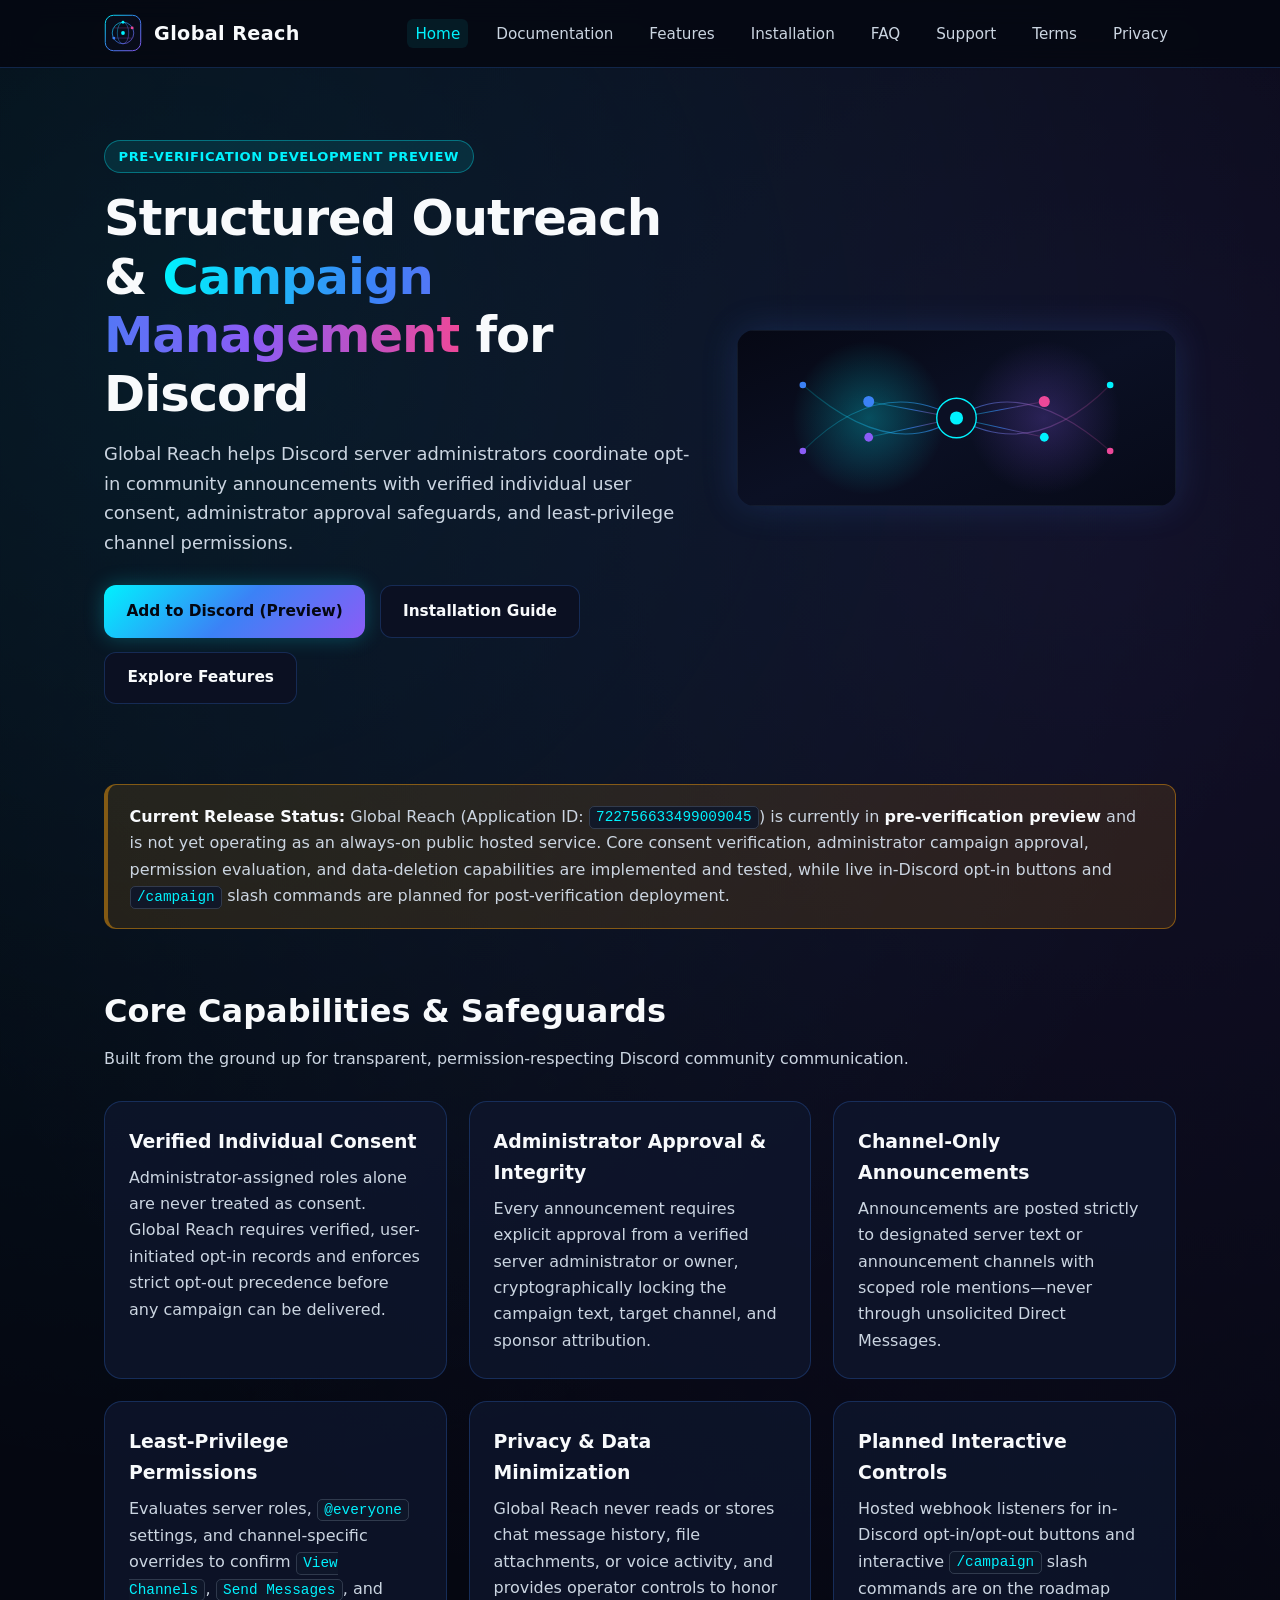
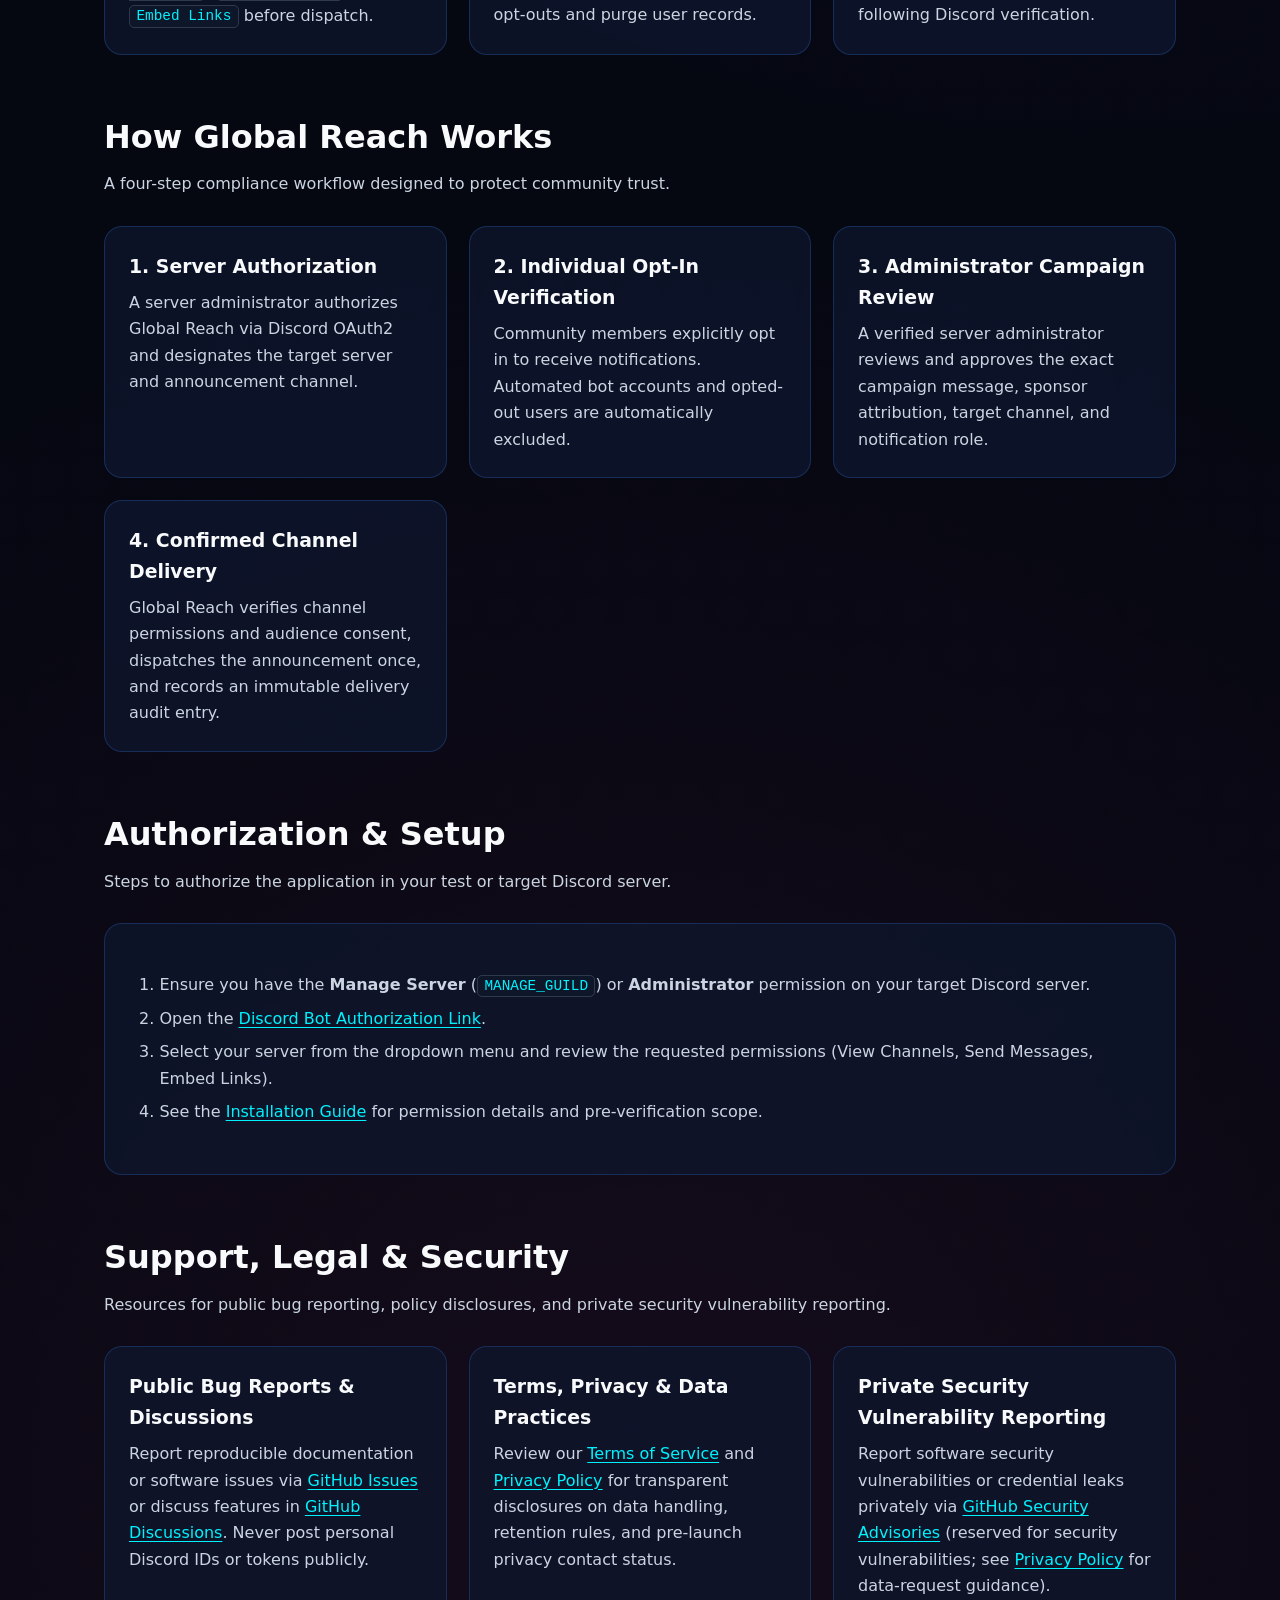
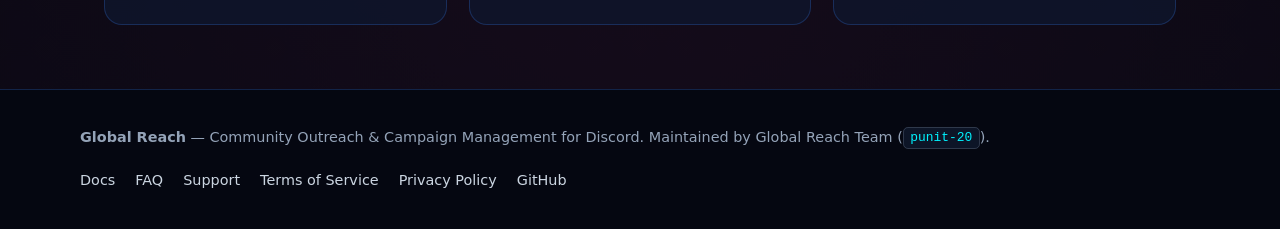
<file: index.html>
<!DOCTYPE html>
<html lang="en">
<head>
  <meta charset="UTF-8" />
  <meta name="viewport" content="width=device-width, initial-scale=1.0" />
  <title>Global Reach — Consent-Based Discord Campaign Management &amp; Community Outreach</title>
  <meta name="description" content="Global Reach is a consent-based Discord campaign management and community announcement utility for administrator-approved server announcements and opt-in roles." />
  <link rel="canonical" href="https://punit-20.github.io/global-reach-public/" />
  <meta property="og:site_name" content="Global Reach" />
  <meta property="og:title" content="Global Reach — Consent-Based Discord Campaign Management &amp; Outreach" />
  <meta property="og:description" content="Documentation and pre-verification portal for Global Reach, a consent-based Discord announcement and campaign management utility." />
  <meta property="og:type" content="website" />
  <meta property="og:url" content="https://punit-20.github.io/global-reach-public/" />
  <meta property="og:image" content="https://punit-20.github.io/global-reach-public/assets/images/banner.svg" />
  <link rel="icon" type="image/svg+xml" href="./assets/images/logo.svg" />
  <link rel="stylesheet" href="./assets/css/style.css" />
</head>
<body>
  <a class="skip-link" href="#main-content">Skip to main content</a>

  <header class="site-header">
    <div class="nav-container">
      <a class="brand" href="./index.html">
        <img src="./assets/images/logo.svg" alt="Global Reach Logo" width="38" height="38" />
        <span>Global Reach</span>
      </a>
      <nav aria-label="Primary Navigation">
        <ul class="nav-links">
          <li><a href="./index.html" aria-current="page">Home</a></li>
          <li><a href="./docs/index.html">Documentation</a></li>
          <li><a href="./docs/features.html">Features</a></li>
          <li><a href="./docs/installation.html">Installation</a></li>
          <li><a href="./docs/faq.html">FAQ</a></li>
          <li><a href="./support.html">Support</a></li>
          <li><a href="./terms.html">Terms</a></li>
          <li><a href="./privacy.html">Privacy</a></li>
        </ul>
      </nav>
    </div>
  </header>

  <main id="main-content">
    <section class="hero" aria-labelledby="hero-heading">
      <div>
        <span class="badge">Pre-Verification Development Preview</span>
        <h1 id="hero-heading">
          Structured Outreach &amp; <span class="gradient-text">Campaign Management</span> for Discord
        </h1>
        <p class="lead">
          Global Reach helps Discord server administrators coordinate opt-in community announcements with verified individual user consent, administrator approval safeguards, and least-privilege channel permissions.
        </p>
        <div class="btn-group">
          <a class="btn btn-primary" href="https://discord.com/oauth2/authorize?client_id=722756633499009045&amp;permissions=274877910016&amp;scope=bot%20applications.commands" rel="noopener noreferrer">
            Add to Discord (Preview)
          </a>
          <a class="btn btn-secondary" href="./docs/installation.html">
            Installation Guide
          </a>
          <a class="btn btn-secondary" href="./docs/features.html">
            Explore Features
          </a>
        </div>
      </div>
      <div class="hero-visual">
        <img src="./assets/images/banner.svg" alt="Illustration of interconnected community nodes across the Global Reach platform" width="800" height="320" />
      </div>
    </section>

    <div class="callout callout-warning">
      <strong>Current Release Status:</strong> Global Reach (Application ID: <code>722756633499009045</code>) is currently in <strong>pre-verification preview</strong> and is not yet operating as an always-on public hosted service. Core consent verification, administrator campaign approval, permission evaluation, and data-deletion capabilities are implemented and tested, while live in-Discord opt-in buttons and <code>/campaign</code> slash commands are planned for post-verification deployment.
    </div>

    <section class="section" aria-labelledby="features-heading">
      <div class="section-header">
        <h2 id="features-heading">Core Capabilities &amp; Safeguards</h2>
        <p>Built from the ground up for transparent, permission-respecting Discord community communication.</p>
      </div>
      <div class="grid-3">
        <article class="card">
          <h3>Verified Individual Consent</h3>
          <p>Administrator-assigned roles alone are never treated as consent. Global Reach requires verified, user-initiated opt-in records and enforces strict opt-out precedence before any campaign can be delivered.</p>
        </article>
        <article class="card">
          <h3>Administrator Approval &amp; Integrity</h3>
          <p>Every announcement requires explicit approval from a verified server administrator or owner, cryptographically locking the campaign text, target channel, and sponsor attribution.</p>
        </article>
        <article class="card">
          <h3>Channel-Only Announcements</h3>
          <p>Announcements are posted strictly to designated server text or announcement channels with scoped role mentions—never through unsolicited Direct Messages.</p>
        </article>
        <article class="card">
          <h3>Least-Privilege Permissions</h3>
          <p>Evaluates server roles, <code>@everyone</code> settings, and channel-specific overrides to confirm <code>View Channels</code>, <code>Send Messages</code>, and <code>Embed Links</code> before dispatch.</p>
        </article>
        <article class="card">
          <h3>Privacy &amp; Data Minimization</h3>
          <p>Global Reach never reads or stores chat message history, file attachments, or voice activity, and provides operator controls to honor opt-outs and purge user records.</p>
        </article>
        <article class="card">
          <h3>Planned Interactive Controls</h3>
          <p>Hosted webhook listeners for in-Discord opt-in/opt-out buttons and interactive <code>/campaign</code> slash commands are on the roadmap following Discord verification.</p>
        </article>
      </div>
    </section>

    <section class="section" aria-labelledby="how-it-works-heading">
      <div class="section-header">
        <h2 id="how-it-works-heading">How Global Reach Works</h2>
        <p>A four-step compliance workflow designed to protect community trust.</p>
      </div>
      <div class="grid-2">
        <article class="card">
          <h3>1. Server Authorization</h3>
          <p>A server administrator authorizes Global Reach via Discord OAuth2 and designates the target server and announcement channel.</p>
        </article>
        <article class="card">
          <h3>2. Individual Opt-In Verification</h3>
          <p>Community members explicitly opt in to receive notifications. Automated bot accounts and opted-out users are automatically excluded.</p>
        </article>
        <article class="card">
          <h3>3. Administrator Campaign Review</h3>
          <p>A verified server administrator reviews and approves the exact campaign message, sponsor attribution, target channel, and notification role.</p>
        </article>
        <article class="card">
          <h3>4. Confirmed Channel Delivery</h3>
          <p>Global Reach verifies channel permissions and audience consent, dispatches the announcement once, and records an immutable delivery audit entry.</p>
        </article>
      </div>
    </section>

    <section class="section" aria-labelledby="install-heading">
      <div class="section-header">
        <h2 id="install-heading">Authorization &amp; Setup</h2>
        <p>Steps to authorize the application in your test or target Discord server.</p>
      </div>
      <div class="prose">
        <ol>
          <li>Ensure you have the <strong>Manage Server</strong> (<code>MANAGE_GUILD</code>) or <strong>Administrator</strong> permission on your target Discord server.</li>
          <li>Open the <a href="https://discord.com/oauth2/authorize?client_id=722756633499009045&amp;permissions=274877910016&amp;scope=bot%20applications.commands" rel="noopener noreferrer">Discord Bot Authorization Link</a>.</li>
          <li>Select your server from the dropdown menu and review the requested permissions (View Channels, Send Messages, Embed Links).</li>
          <li>See the <a href="./docs/installation.html">Installation Guide</a> for permission details and pre-verification scope.</li>
        </ol>
      </div>
    </section>

    <section class="section" aria-labelledby="support-heading">
      <div class="section-header">
        <h2 id="support-heading">Support, Legal &amp; Security</h2>
        <p>Resources for public bug reporting, policy disclosures, and private security vulnerability reporting.</p>
      </div>
      <div class="grid-3">
        <article class="card">
          <h3>Public Bug Reports &amp; Discussions</h3>
          <p>Report reproducible documentation or software issues via <a href="https://github.com/punit-20/global-reach-public/issues">GitHub Issues</a> or discuss features in <a href="https://github.com/punit-20/global-reach-public/discussions">GitHub Discussions</a>. Never post personal Discord IDs or tokens publicly.</p>
        </article>
        <article class="card">
          <h3>Terms, Privacy &amp; Data Practices</h3>
          <p>Review our <a href="./terms.html">Terms of Service</a> and <a href="./privacy.html">Privacy Policy</a> for transparent disclosures on data handling, retention rules, and pre-launch privacy contact status.</p>
        </article>
        <article class="card">
          <h3>Private Security Vulnerability Reporting</h3>
          <p>Report software security vulnerabilities or credential leaks privately via <a href="https://github.com/punit-20/global-reach-public/security/advisories/new">GitHub Security Advisories</a> (reserved for security vulnerabilities; see <a href="./privacy.html">Privacy Policy</a> for data-request guidance).</p>
        </article>
      </div>
    </section>
  </main>

  <footer class="site-footer">
    <div class="footer-inner">
      <div>
        <strong>Global Reach</strong> — Community Outreach &amp; Campaign Management for Discord. Maintained by Global Reach Team (<code>punit-20</code>).
      </div>
      <ul class="footer-links">
        <li><a href="./docs/index.html">Docs</a></li>
        <li><a href="./docs/faq.html">FAQ</a></li>
        <li><a href="./support.html">Support</a></li>
        <li><a href="./terms.html">Terms of Service</a></li>
        <li><a href="./privacy.html">Privacy Policy</a></li>
        <li><a href="https://github.com/punit-20/global-reach-public">GitHub</a></li>
      </ul>
    </div>
  </footer>
</body>
</html>
</file>
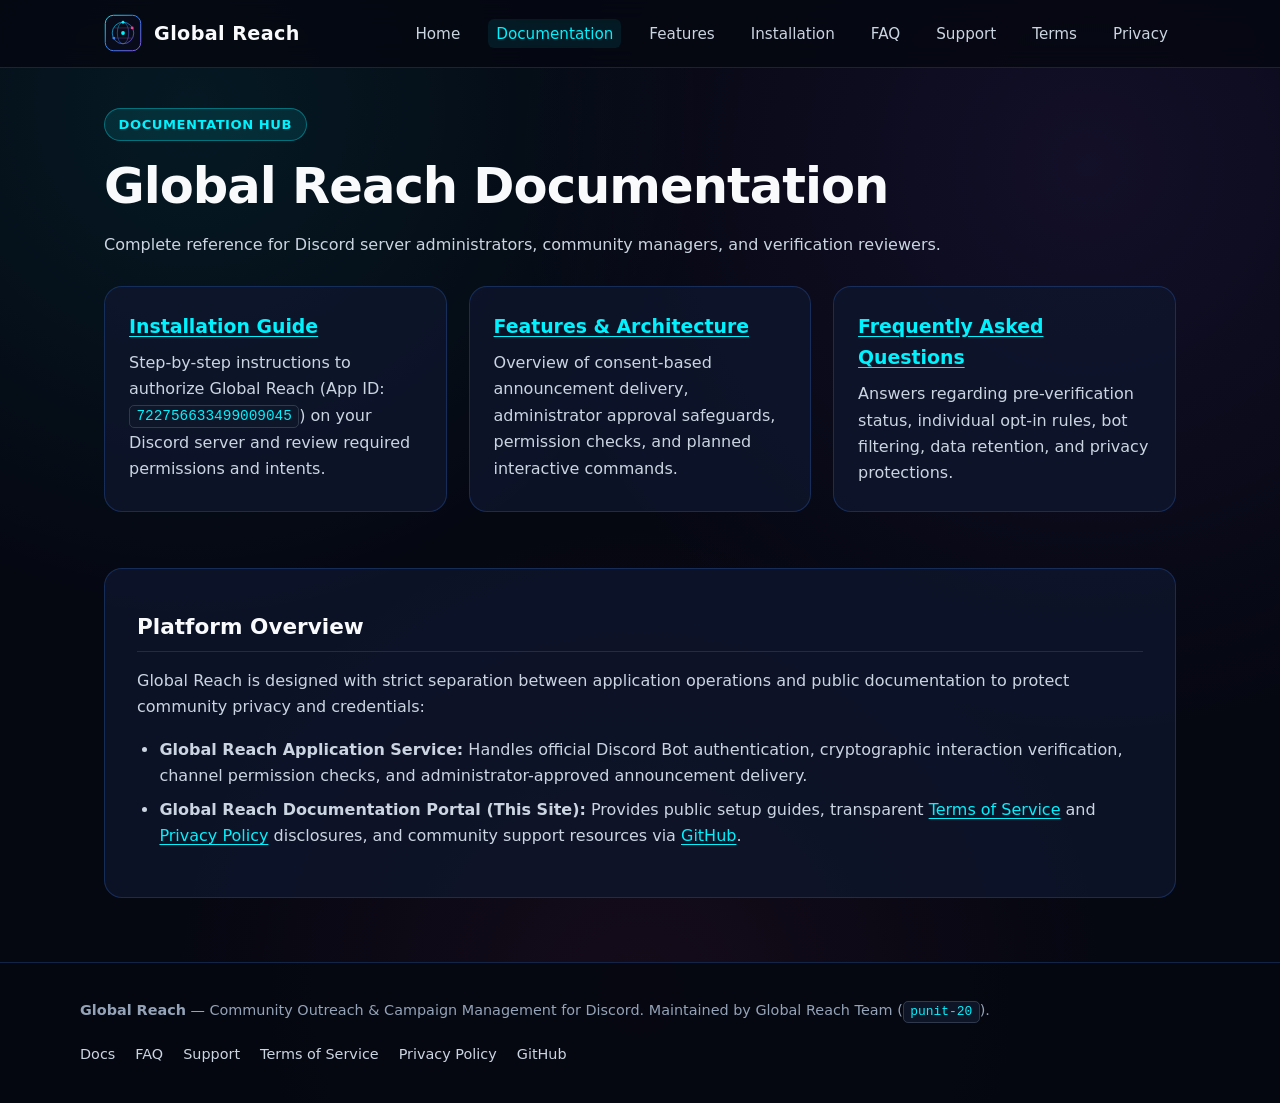
<file: docs/index.html>
<!DOCTYPE html>
<html lang="en">
<head>
  <meta charset="UTF-8" />
  <meta name="viewport" content="width=device-width, initial-scale=1.0" />
  <title>Discord Bot Documentation &amp; Guides — Global Reach</title>
  <meta name="description" content="Official documentation for Global Reach: Discord OAuth2 installation, required channel permissions, consent verification principles, and frequently asked questions." />
  <link rel="canonical" href="https://punit-20.github.io/global-reach-public/docs/index.html" />
  <meta property="og:site_name" content="Global Reach" />
  <meta property="og:title" content="Documentation Hub — Global Reach Discord Bot" />
  <meta property="og:description" content="Complete reference for Discord server administrators, community managers, and verification reviewers." />
  <meta property="og:type" content="website" />
  <meta property="og:url" content="https://punit-20.github.io/global-reach-public/docs/index.html" />
  <link rel="icon" type="image/svg+xml" href="../assets/images/logo.svg" />
  <link rel="stylesheet" href="../assets/css/style.css" />
</head>
<body>
  <a class="skip-link" href="#main-content">Skip to main content</a>

  <header class="site-header">
    <div class="nav-container">
      <a class="brand" href="../index.html">
        <img src="../assets/images/logo.svg" alt="Global Reach Logo" width="38" height="38" />
        <span>Global Reach</span>
      </a>
      <nav aria-label="Primary Navigation">
        <ul class="nav-links">
          <li><a href="../index.html">Home</a></li>
          <li><a href="./index.html" aria-current="page">Documentation</a></li>
          <li><a href="./features.html">Features</a></li>
          <li><a href="./installation.html">Installation</a></li>
          <li><a href="./faq.html">FAQ</a></li>
          <li><a href="../support.html">Support</a></li>
          <li><a href="../terms.html">Terms</a></li>
          <li><a href="../privacy.html">Privacy</a></li>
        </ul>
      </nav>
    </div>
  </header>

  <main id="main-content">
    <div class="section-header">
      <span class="badge">Documentation Hub</span>
      <h1>Global Reach Documentation</h1>
      <p>Complete reference for Discord server administrators, community managers, and verification reviewers.</p>
    </div>

    <div class="grid-3">
      <article class="card">
        <h3><a href="./installation.html">Installation Guide</a></h3>
        <p>Step-by-step instructions to authorize Global Reach (App ID: <code>722756633499009045</code>) on your Discord server and review required permissions and intents.</p>
      </article>
      <article class="card">
        <h3><a href="./features.html">Features &amp; Architecture</a></h3>
        <p>Overview of consent-based announcement delivery, administrator approval safeguards, permission checks, and planned interactive commands.</p>
      </article>
      <article class="card">
        <h3><a href="./faq.html">Frequently Asked Questions</a></h3>
        <p>Answers regarding pre-verification status, individual opt-in rules, bot filtering, data retention, and privacy protections.</p>
      </article>
    </div>

    <section class="section">
      <div class="prose">
        <h2>Platform Overview</h2>
        <p>
          Global Reach is designed with strict separation between application operations and public documentation to protect community privacy and credentials:
        </p>
        <ul>
          <li><strong>Global Reach Application Service:</strong> Handles official Discord Bot authentication, cryptographic interaction verification, channel permission checks, and administrator-approved announcement delivery.</li>
          <li><strong>Global Reach Documentation Portal (This Site):</strong> Provides public setup guides, transparent <a href="../terms.html">Terms of Service</a> and <a href="../privacy.html">Privacy Policy</a> disclosures, and community support resources via <a href="https://github.com/punit-20/global-reach-public">GitHub</a>.</li>
        </ul>
      </div>
    </section>
  </main>

  <footer class="site-footer">
    <div class="footer-inner">
      <div>
        <strong>Global Reach</strong> — Community Outreach &amp; Campaign Management for Discord. Maintained by Global Reach Team (<code>punit-20</code>).
      </div>
      <ul class="footer-links">
        <li><a href="./index.html">Docs</a></li>
        <li><a href="./faq.html">FAQ</a></li>
        <li><a href="../support.html">Support</a></li>
        <li><a href="../terms.html">Terms of Service</a></li>
        <li><a href="../privacy.html">Privacy Policy</a></li>
        <li><a href="https://github.com/punit-20/global-reach-public">GitHub</a></li>
      </ul>
    </div>
  </footer>
</body>
</html>
</file>
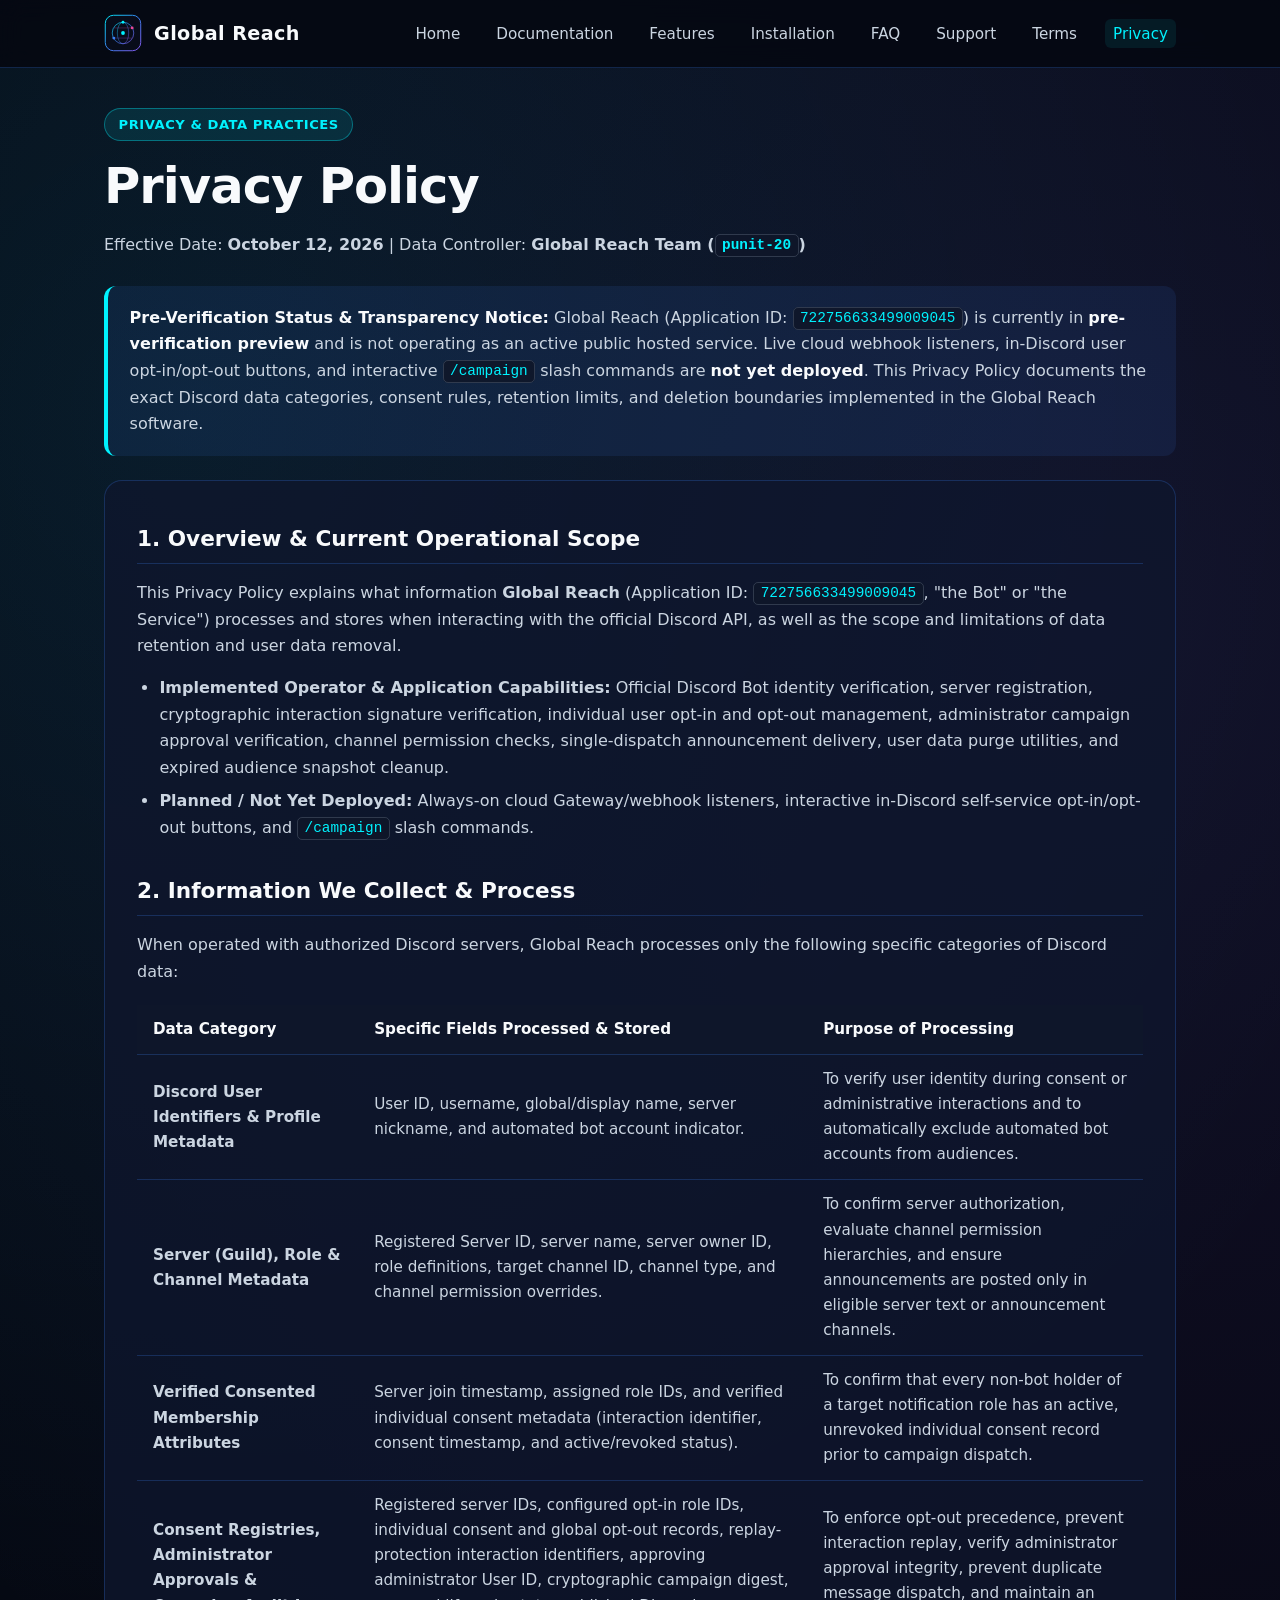
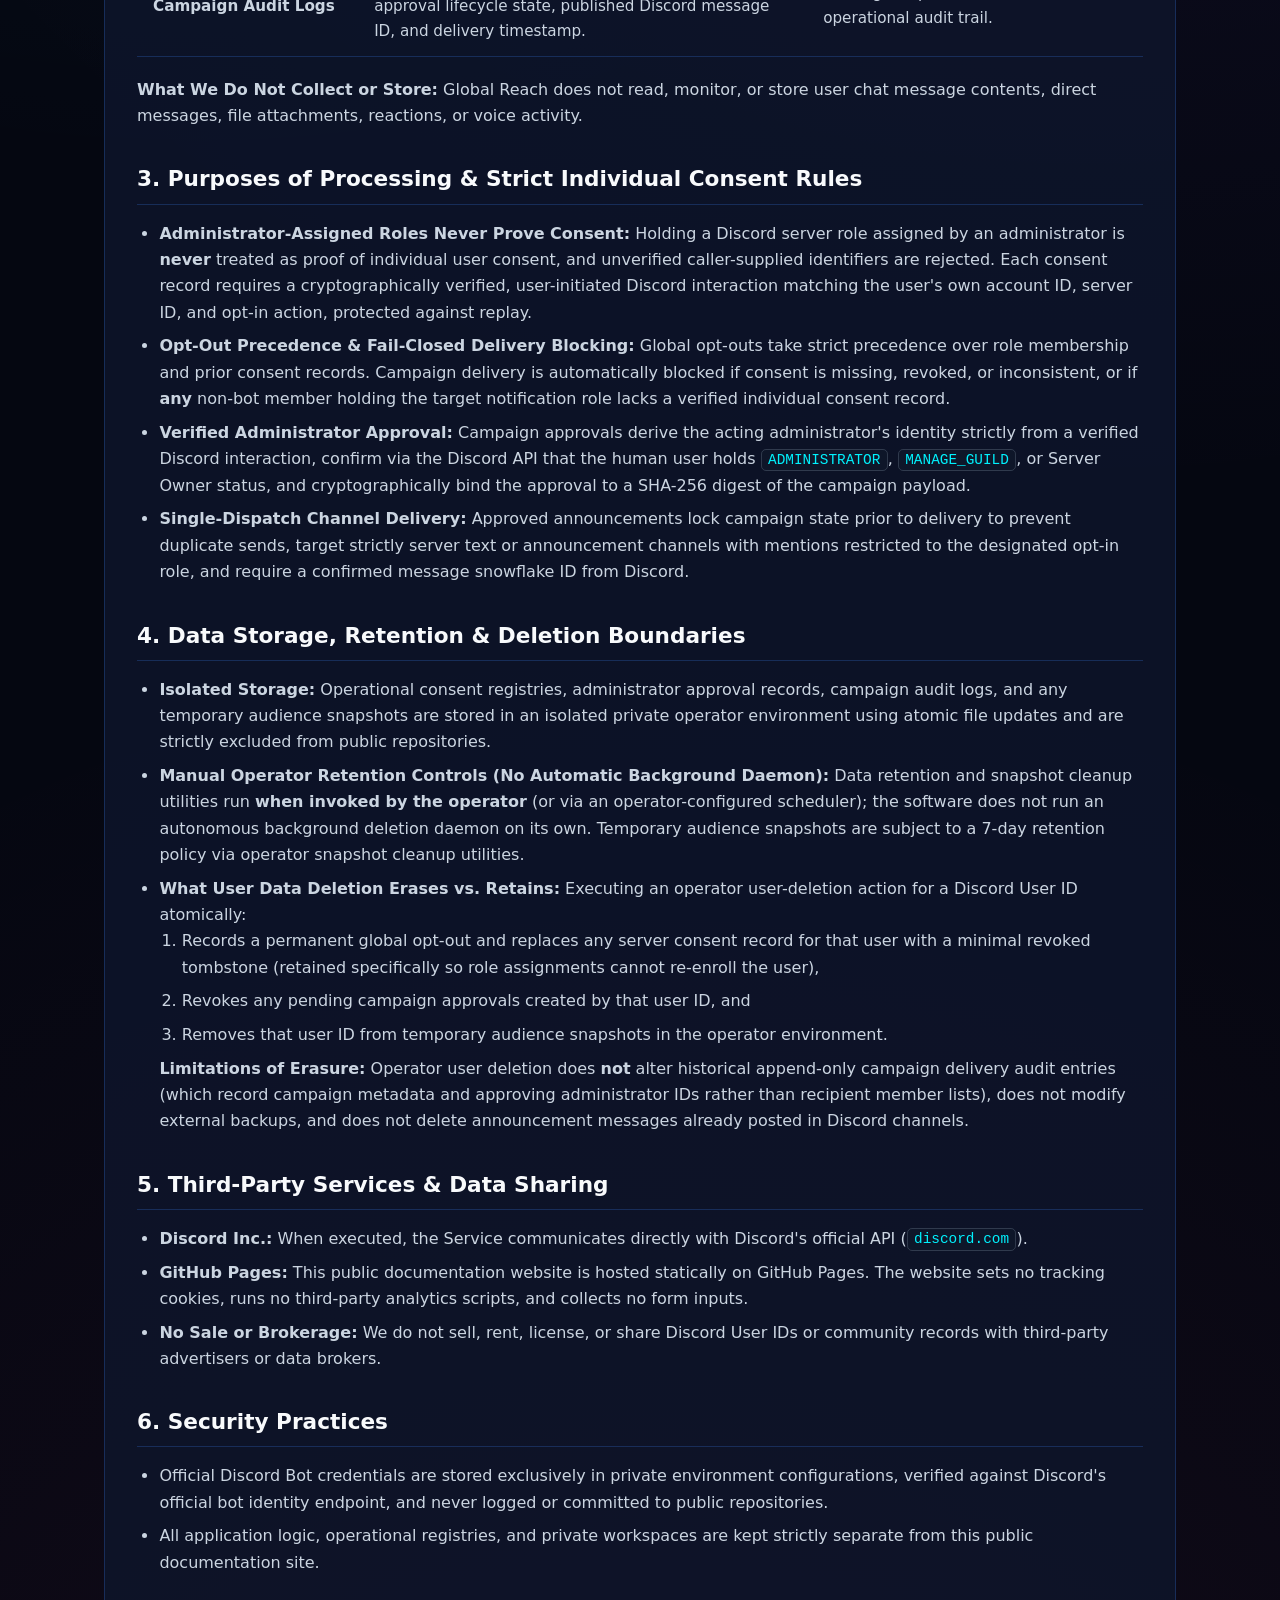
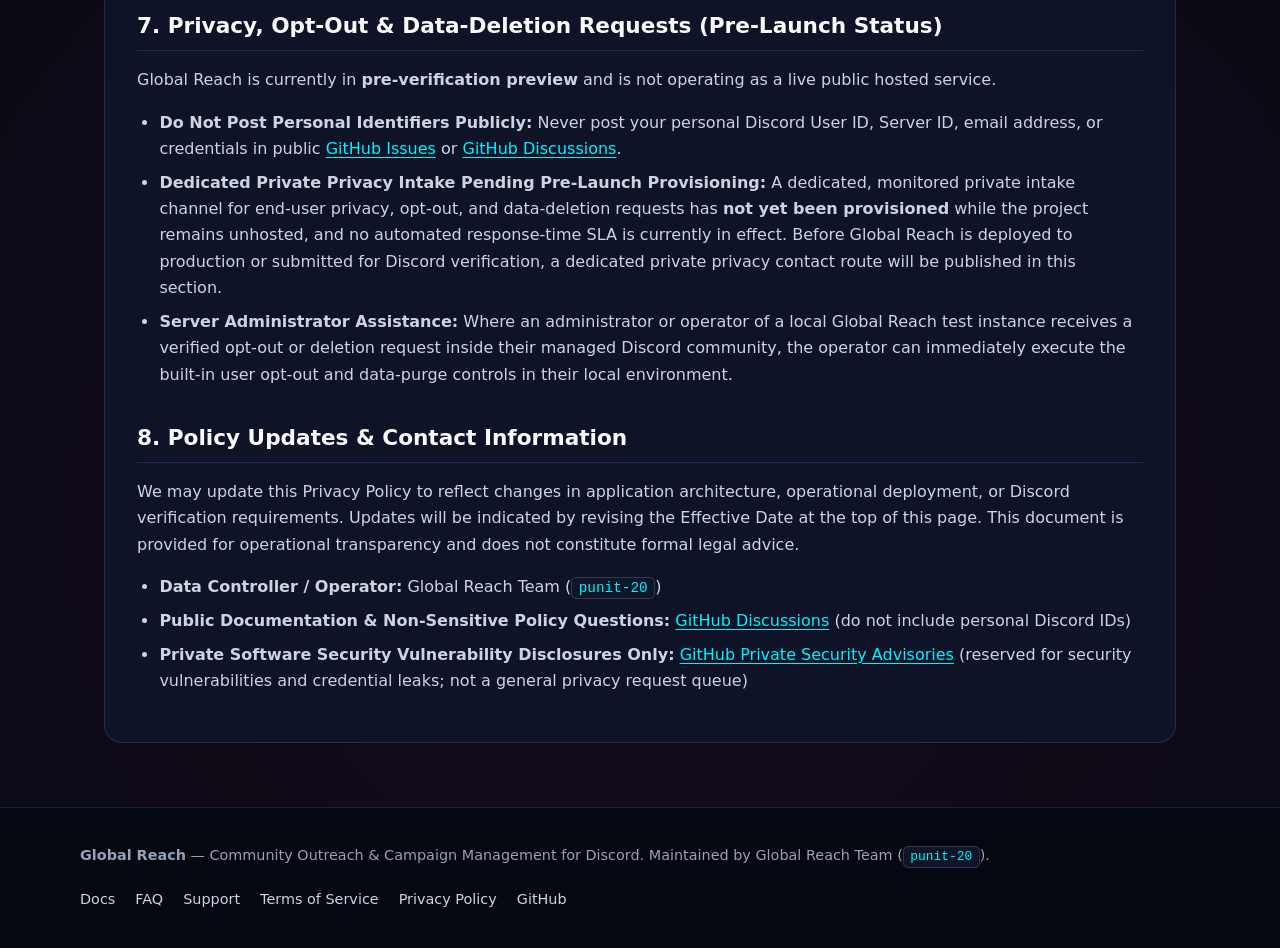
<file: privacy.html>
<!DOCTYPE html>
<html lang="en">
<head>
  <meta charset="UTF-8" />
  <meta name="viewport" content="width=device-width, initial-scale=1.0" />
  <title>Privacy Policy, Data Retention &amp; Opt-Out Controls — Global Reach</title>
  <meta name="description" content="Privacy Policy for Global Reach detailing Discord data categories, individual opt-in consent rules, 7-day temporary snapshot retention, and user data deletion boundaries." />
  <link rel="canonical" href="https://punit-20.github.io/global-reach-public/privacy.html" />
  <meta property="og:site_name" content="Global Reach" />
  <meta property="og:title" content="Privacy Policy &amp; Data Retention — Global Reach" />
  <meta property="og:description" content="Transparent disclosures on Discord data categories, opt-in consent verification, snapshot retention, and user deletion controls." />
  <meta property="og:type" content="article" />
  <meta property="og:url" content="https://punit-20.github.io/global-reach-public/privacy.html" />
  <link rel="icon" type="image/svg+xml" href="./assets/images/logo.svg" />
  <link rel="stylesheet" href="./assets/css/style.css" />
</head>
<body>
  <a class="skip-link" href="#main-content">Skip to main content</a>

  <header class="site-header">
    <div class="nav-container">
      <a class="brand" href="./index.html">
        <img src="./assets/images/logo.svg" alt="Global Reach Logo" width="38" height="38" />
        <span>Global Reach</span>
      </a>
      <nav aria-label="Primary Navigation">
        <ul class="nav-links">
          <li><a href="./index.html">Home</a></li>
          <li><a href="./docs/index.html">Documentation</a></li>
          <li><a href="./docs/features.html">Features</a></li>
          <li><a href="./docs/installation.html">Installation</a></li>
          <li><a href="./docs/faq.html">FAQ</a></li>
          <li><a href="./support.html">Support</a></li>
          <li><a href="./terms.html">Terms</a></li>
          <li><a href="./privacy.html" aria-current="page">Privacy</a></li>
        </ul>
      </nav>
    </div>
  </header>

  <main id="main-content">
    <div class="section-header">
      <span class="badge">Privacy &amp; Data Practices</span>
      <h1>Privacy Policy</h1>
      <p>Effective Date: <strong>October 12, 2026</strong> | Data Controller: <strong>Global Reach Team (<code>punit-20</code>)</strong></p>
    </div>

    <div class="callout">
      <strong>Pre-Verification Status &amp; Transparency Notice:</strong> Global Reach (Application ID: <code>722756633499009045</code>) is currently in <strong>pre-verification preview</strong> and is not operating as an active public hosted service. Live cloud webhook listeners, in-Discord user opt-in/opt-out buttons, and interactive <code>/campaign</code> slash commands are <strong>not yet deployed</strong>. This Privacy Policy documents the exact Discord data categories, consent rules, retention limits, and deletion boundaries implemented in the Global Reach software.
    </div>

    <article class="prose">
      <h2>1. Overview &amp; Current Operational Scope</h2>
      <p>
        This Privacy Policy explains what information <strong>Global Reach</strong> (Application ID: <code>722756633499009045</code>, "the Bot" or "the Service") processes and stores when interacting with the official Discord API, as well as the scope and limitations of data retention and user data removal.
      </p>
      <ul>
        <li><strong>Implemented Operator &amp; Application Capabilities:</strong> Official Discord Bot identity verification, server registration, cryptographic interaction signature verification, individual user opt-in and opt-out management, administrator campaign approval verification, channel permission checks, single-dispatch announcement delivery, user data purge utilities, and expired audience snapshot cleanup.</li>
        <li><strong>Planned / Not Yet Deployed:</strong> Always-on cloud Gateway/webhook listeners, interactive in-Discord self-service opt-in/opt-out buttons, and <code>/campaign</code> slash commands.</li>
      </ul>

      <h2>2. Information We Collect &amp; Process</h2>
      <p>When operated with authorized Discord servers, Global Reach processes only the following specific categories of Discord data:</p>

      <div class="table-wrap">
        <table>
          <thead>
            <tr>
              <th>Data Category</th>
              <th>Specific Fields Processed &amp; Stored</th>
              <th>Purpose of Processing</th>
            </tr>
          </thead>
          <tbody>
            <tr>
              <td><strong>Discord User Identifiers &amp; Profile Metadata</strong></td>
              <td>User ID, username, global/display name, server nickname, and automated bot account indicator.</td>
              <td>To verify user identity during consent or administrative interactions and to automatically exclude automated bot accounts from audiences.</td>
            </tr>
            <tr>
              <td><strong>Server (Guild), Role &amp; Channel Metadata</strong></td>
              <td>Registered Server ID, server name, server owner ID, role definitions, target channel ID, channel type, and channel permission overrides.</td>
              <td>To confirm server authorization, evaluate channel permission hierarchies, and ensure announcements are posted only in eligible server text or announcement channels.</td>
            </tr>
            <tr>
              <td><strong>Verified Consented Membership Attributes</strong></td>
              <td>Server join timestamp, assigned role IDs, and verified individual consent metadata (interaction identifier, consent timestamp, and active/revoked status).</td>
              <td>To confirm that every non-bot holder of a target notification role has an active, unrevoked individual consent record prior to campaign dispatch.</td>
            </tr>
            <tr>
              <td><strong>Consent Registries, Administrator Approvals &amp; Campaign Audit Logs</strong></td>
              <td>Registered server IDs, configured opt-in role IDs, individual consent and global opt-out records, replay-protection interaction identifiers, approving administrator User ID, cryptographic campaign digest, approval lifecycle state, published Discord message ID, and delivery timestamp.</td>
              <td>To enforce opt-out precedence, prevent interaction replay, verify administrator approval integrity, prevent duplicate message dispatch, and maintain an operational audit trail.</td>
            </tr>
          </tbody>
        </table>
      </div>

      <p>
        <strong>What We Do Not Collect or Store:</strong> Global Reach does not read, monitor, or store user chat message contents, direct messages, file attachments, reactions, or voice activity.
      </p>

      <h2>3. Purposes of Processing &amp; Strict Individual Consent Rules</h2>
      <ul>
        <li><strong>Administrator-Assigned Roles Never Prove Consent:</strong> Holding a Discord server role assigned by an administrator is <strong>never</strong> treated as proof of individual user consent, and unverified caller-supplied identifiers are rejected. Each consent record requires a cryptographically verified, user-initiated Discord interaction matching the user's own account ID, server ID, and opt-in action, protected against replay.</li>
        <li><strong>Opt-Out Precedence &amp; Fail-Closed Delivery Blocking:</strong> Global opt-outs take strict precedence over role membership and prior consent records. Campaign delivery is automatically blocked if consent is missing, revoked, or inconsistent, or if <strong>any</strong> non-bot member holding the target notification role lacks a verified individual consent record.</li>
        <li><strong>Verified Administrator Approval:</strong> Campaign approvals derive the acting administrator's identity strictly from a verified Discord interaction, confirm via the Discord API that the human user holds <code>ADMINISTRATOR</code>, <code>MANAGE_GUILD</code>, or Server Owner status, and cryptographically bind the approval to a SHA-256 digest of the campaign payload.</li>
        <li><strong>Single-Dispatch Channel Delivery:</strong> Approved announcements lock campaign state prior to delivery to prevent duplicate sends, target strictly server text or announcement channels with mentions restricted to the designated opt-in role, and require a confirmed message snowflake ID from Discord.</li>
      </ul>

      <h2>4. Data Storage, Retention &amp; Deletion Boundaries</h2>
      <ul>
        <li><strong>Isolated Storage:</strong> Operational consent registries, administrator approval records, campaign audit logs, and any temporary audience snapshots are stored in an isolated private operator environment using atomic file updates and are strictly excluded from public repositories.</li>
        <li><strong>Manual Operator Retention Controls (No Automatic Background Daemon):</strong> Data retention and snapshot cleanup utilities run <strong>when invoked by the operator</strong> (or via an operator-configured scheduler); the software does not run an autonomous background deletion daemon on its own. Temporary audience snapshots are subject to a 7-day retention policy via operator snapshot cleanup utilities.</li>
        <li><strong>What User Data Deletion Erases vs. Retains:</strong> Executing an operator user-deletion action for a Discord User ID atomically:
          <ol>
            <li>Records a permanent global opt-out and replaces any server consent record for that user with a minimal revoked tombstone (retained specifically so role assignments cannot re-enroll the user),</li>
            <li>Revokes any pending campaign approvals created by that user ID, and</li>
            <li>Removes that user ID from temporary audience snapshots in the operator environment.</li>
          </ol>
          <strong>Limitations of Erasure:</strong> Operator user deletion does <strong>not</strong> alter historical append-only campaign delivery audit entries (which record campaign metadata and approving administrator IDs rather than recipient member lists), does not modify external backups, and does not delete announcement messages already posted in Discord channels.
        </li>
      </ul>

      <h2>5. Third-Party Services &amp; Data Sharing</h2>
      <ul>
        <li><strong>Discord Inc.:</strong> When executed, the Service communicates directly with Discord's official API (<code>discord.com</code>).</li>
        <li><strong>GitHub Pages:</strong> This public documentation website is hosted statically on GitHub Pages. The website sets no tracking cookies, runs no third-party analytics scripts, and collects no form inputs.</li>
        <li><strong>No Sale or Brokerage:</strong> We do not sell, rent, license, or share Discord User IDs or community records with third-party advertisers or data brokers.</li>
      </ul>

      <h2>6. Security Practices</h2>
      <ul>
        <li>Official Discord Bot credentials are stored exclusively in private environment configurations, verified against Discord's official bot identity endpoint, and never logged or committed to public repositories.</li>
        <li>All application logic, operational registries, and private workspaces are kept strictly separate from this public documentation site.</li>
      </ul>

      <h2>7. Privacy, Opt-Out &amp; Data-Deletion Requests (Pre-Launch Status)</h2>
      <p>
        Global Reach is currently in <strong>pre-verification preview</strong> and is not operating as a live public hosted service.
      </p>
      <ul>
        <li><strong>Do Not Post Personal Identifiers Publicly:</strong> Never post your personal Discord User ID, Server ID, email address, or credentials in public <a href="https://github.com/punit-20/global-reach-public/issues">GitHub Issues</a> or <a href="https://github.com/punit-20/global-reach-public/discussions">GitHub Discussions</a>.</li>
        <li><strong>Dedicated Private Privacy Intake Pending Pre-Launch Provisioning:</strong> A dedicated, monitored private intake channel for end-user privacy, opt-out, and data-deletion requests has <strong>not yet been provisioned</strong> while the project remains unhosted, and no automated response-time SLA is currently in effect. Before Global Reach is deployed to production or submitted for Discord verification, a dedicated private privacy contact route will be published in this section.</li>
        <li><strong>Server Administrator Assistance:</strong> Where an administrator or operator of a local Global Reach test instance receives a verified opt-out or deletion request inside their managed Discord community, the operator can immediately execute the built-in user opt-out and data-purge controls in their local environment.</li>
      </ul>

      <h2>8. Policy Updates &amp; Contact Information</h2>
      <p>
        We may update this Privacy Policy to reflect changes in application architecture, operational deployment, or Discord verification requirements. Updates will be indicated by revising the Effective Date at the top of this page. This document is provided for operational transparency and does not constitute formal legal advice.
      </p>
      <ul>
        <li><strong>Data Controller / Operator:</strong> Global Reach Team (<code>punit-20</code>)</li>
        <li><strong>Public Documentation &amp; Non-Sensitive Policy Questions:</strong> <a href="https://github.com/punit-20/global-reach-public/discussions">GitHub Discussions</a> (do not include personal Discord IDs)</li>
        <li><strong>Private Software Security Vulnerability Disclosures Only:</strong> <a href="https://github.com/punit-20/global-reach-public/security/advisories/new">GitHub Private Security Advisories</a> (reserved for security vulnerabilities and credential leaks; not a general privacy request queue)</li>
      </ul>
    </article>
  </main>

  <footer class="site-footer">
    <div class="footer-inner">
      <div>
        <strong>Global Reach</strong> — Community Outreach &amp; Campaign Management for Discord. Maintained by Global Reach Team (<code>punit-20</code>).
      </div>
      <ul class="footer-links">
        <li><a href="./docs/index.html">Docs</a></li>
        <li><a href="./docs/faq.html">FAQ</a></li>
        <li><a href="./support.html">Support</a></li>
        <li><a href="./terms.html">Terms of Service</a></li>
        <li><a href="./privacy.html">Privacy Policy</a></li>
        <li><a href="https://github.com/punit-20/global-reach-public">GitHub</a></li>
      </ul>
    </div>
  </footer>
</body>
</html>
</file>
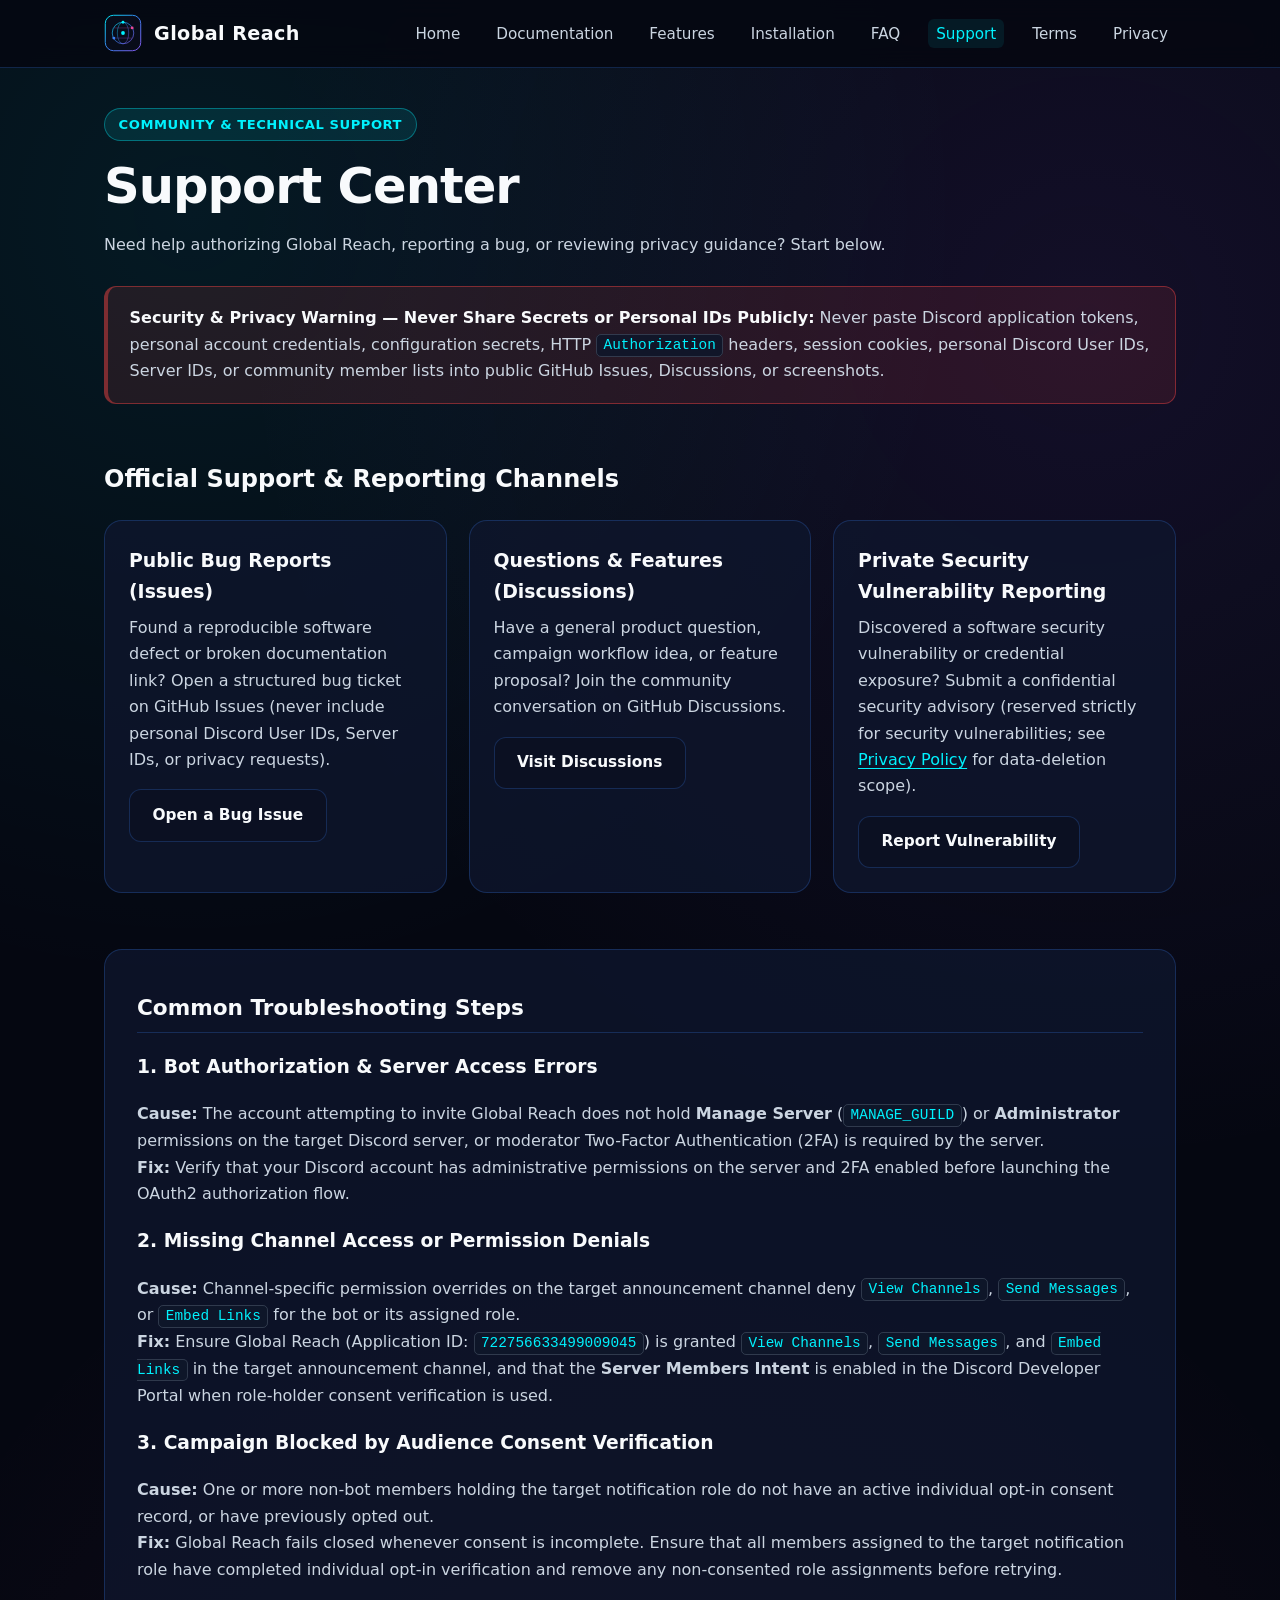
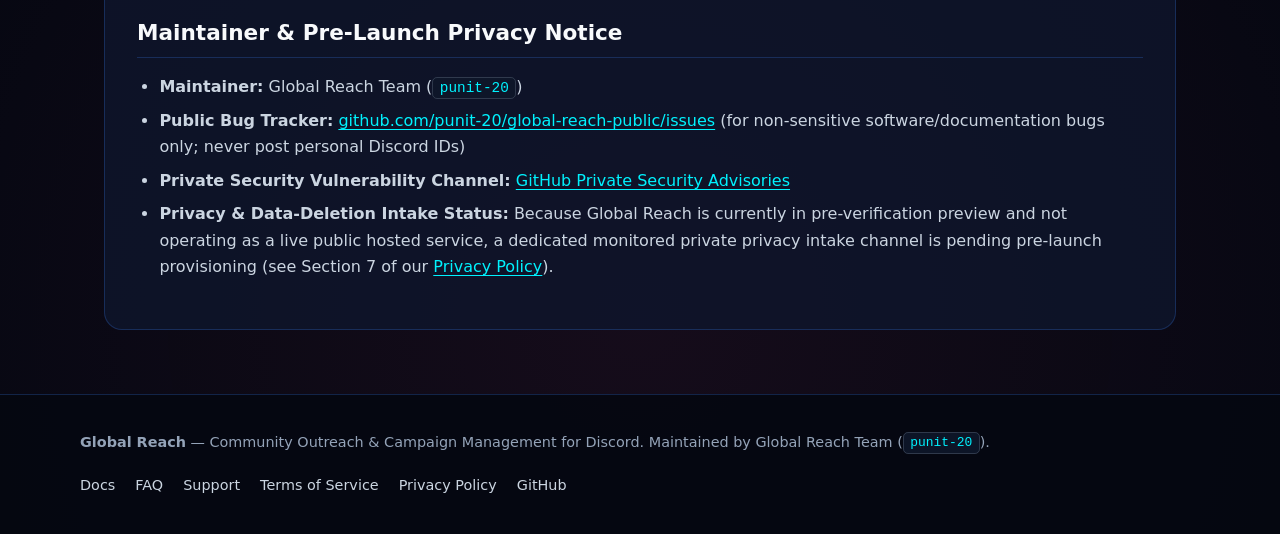
<file: support.html>
<!DOCTYPE html>
<html lang="en">
<head>
  <meta charset="UTF-8" />
  <meta name="viewport" content="width=device-width, initial-scale=1.0" />
  <title>Support, Troubleshooting &amp; Security Reporting — Global Reach</title>
  <meta name="description" content="Support center for Global Reach: troubleshoot Discord bot permissions, submit public bug reports, review privacy guidance, and report security vulnerabilities privately." />
  <link rel="canonical" href="https://punit-20.github.io/global-reach-public/support.html" />
  <meta property="og:site_name" content="Global Reach" />
  <meta property="og:title" content="Support &amp; Troubleshooting — Global Reach" />
  <meta property="og:description" content="Get help with Discord bot permissions, server setup, bug reporting, and private vulnerability disclosure." />
  <meta property="og:type" content="website" />
  <meta property="og:url" content="https://punit-20.github.io/global-reach-public/support.html" />
  <link rel="icon" type="image/svg+xml" href="./assets/images/logo.svg" />
  <link rel="stylesheet" href="./assets/css/style.css" />
</head>
<body>
  <a class="skip-link" href="#main-content">Skip to main content</a>

  <header class="site-header">
    <div class="nav-container">
      <a class="brand" href="./index.html">
        <img src="./assets/images/logo.svg" alt="Global Reach Logo" width="38" height="38" />
        <span>Global Reach</span>
      </a>
      <nav aria-label="Primary Navigation">
        <ul class="nav-links">
          <li><a href="./index.html">Home</a></li>
          <li><a href="./docs/index.html">Documentation</a></li>
          <li><a href="./docs/features.html">Features</a></li>
          <li><a href="./docs/installation.html">Installation</a></li>
          <li><a href="./docs/faq.html">FAQ</a></li>
          <li><a href="./support.html" aria-current="page">Support</a></li>
          <li><a href="./terms.html">Terms</a></li>
          <li><a href="./privacy.html">Privacy</a></li>
        </ul>
      </nav>
    </div>
  </header>

  <main id="main-content">
    <div class="section-header">
      <span class="badge">Community &amp; Technical Support</span>
      <h1>Support Center</h1>
      <p>Need help authorizing Global Reach, reporting a bug, or reviewing privacy guidance? Start below.</p>
    </div>

    <div class="callout callout-danger">
      <strong>Security &amp; Privacy Warning — Never Share Secrets or Personal IDs Publicly:</strong> Never paste Discord application tokens, personal account credentials, configuration secrets, HTTP <code>Authorization</code> headers, session cookies, personal Discord User IDs, Server IDs, or community member lists into public GitHub Issues, Discussions, or screenshots.
    </div>

    <section class="section" aria-labelledby="channels-heading">
      <h2 id="channels-heading">Official Support &amp; Reporting Channels</h2>
      <div class="grid-3">
        <article class="card">
          <h3>Public Bug Reports (Issues)</h3>
          <p>Found a reproducible software defect or broken documentation link? Open a structured bug ticket on GitHub Issues (never include personal Discord User IDs, Server IDs, or privacy requests).</p>
          <p style="margin-top: 1rem;">
            <a class="btn btn-secondary" href="https://github.com/punit-20/global-reach-public/issues/new?template=bug_report.yml">Open a Bug Issue</a>
          </p>
        </article>
        <article class="card">
          <h3>Questions &amp; Features (Discussions)</h3>
          <p>Have a general product question, campaign workflow idea, or feature proposal? Join the community conversation on GitHub Discussions.</p>
          <p style="margin-top: 1rem;">
            <a class="btn btn-secondary" href="https://github.com/punit-20/global-reach-public/discussions">Visit Discussions</a>
          </p>
        </article>
        <article class="card">
          <h3>Private Security Vulnerability Reporting</h3>
          <p>Discovered a software security vulnerability or credential exposure? Submit a confidential security advisory (reserved strictly for security vulnerabilities; see <a href="./privacy.html">Privacy Policy</a> for data-deletion scope).</p>
          <p style="margin-top: 1rem;">
            <a class="btn btn-secondary" href="https://github.com/punit-20/global-reach-public/security/advisories/new">Report Vulnerability</a>
          </p>
        </article>
      </div>
    </section>

    <section class="section" aria-labelledby="troubleshooting-heading">
      <div class="prose">
        <h2 id="troubleshooting-heading">Common Troubleshooting Steps</h2>

        <h3>1. Bot Authorization &amp; Server Access Errors</h3>
        <p>
          <strong>Cause:</strong> The account attempting to invite Global Reach does not hold <strong>Manage Server</strong> (<code>MANAGE_GUILD</code>) or <strong>Administrator</strong> permissions on the target Discord server, or moderator Two-Factor Authentication (2FA) is required by the server.<br />
          <strong>Fix:</strong> Verify that your Discord account has administrative permissions on the server and 2FA enabled before launching the OAuth2 authorization flow.
        </p>

        <h3>2. Missing Channel Access or Permission Denials</h3>
        <p>
          <strong>Cause:</strong> Channel-specific permission overrides on the target announcement channel deny <code>View Channels</code>, <code>Send Messages</code>, or <code>Embed Links</code> for the bot or its assigned role.<br />
          <strong>Fix:</strong> Ensure Global Reach (Application ID: <code>722756633499009045</code>) is granted <code>View Channels</code>, <code>Send Messages</code>, and <code>Embed Links</code> in the target announcement channel, and that the <strong>Server Members Intent</strong> is enabled in the Discord Developer Portal when role-holder consent verification is used.
        </p>

        <h3>3. Campaign Blocked by Audience Consent Verification</h3>
        <p>
          <strong>Cause:</strong> One or more non-bot members holding the target notification role do not have an active individual opt-in consent record, or have previously opted out.<br />
          <strong>Fix:</strong> Global Reach fails closed whenever consent is incomplete. Ensure that all members assigned to the target notification role have completed individual opt-in verification and remove any non-consented role assignments before retrying.
        </p>

        <h2>Maintainer &amp; Pre-Launch Privacy Notice</h2>
        <ul>
          <li><strong>Maintainer:</strong> Global Reach Team (<code>punit-20</code>)</li>
          <li><strong>Public Bug Tracker:</strong> <a href="https://github.com/punit-20/global-reach-public/issues">github.com/punit-20/global-reach-public/issues</a> (for non-sensitive software/documentation bugs only; never post personal Discord IDs)</li>
          <li><strong>Private Security Vulnerability Channel:</strong> <a href="https://github.com/punit-20/global-reach-public/security/advisories/new">GitHub Private Security Advisories</a></li>
          <li><strong>Privacy &amp; Data-Deletion Intake Status:</strong> Because Global Reach is currently in pre-verification preview and not operating as a live public hosted service, a dedicated monitored private privacy intake channel is pending pre-launch provisioning (see Section 7 of our <a href="./privacy.html">Privacy Policy</a>).</li>
        </ul>
      </div>
    </section>
  </main>

  <footer class="site-footer">
    <div class="footer-inner">
      <div>
        <strong>Global Reach</strong> — Community Outreach &amp; Campaign Management for Discord. Maintained by Global Reach Team (<code>punit-20</code>).
      </div>
      <ul class="footer-links">
        <li><a href="./docs/index.html">Docs</a></li>
        <li><a href="./docs/faq.html">FAQ</a></li>
        <li><a href="./support.html">Support</a></li>
        <li><a href="./terms.html">Terms of Service</a></li>
        <li><a href="./privacy.html">Privacy Policy</a></li>
        <li><a href="https://github.com/punit-20/global-reach-public">GitHub</a></li>
      </ul>
    </div>
  </footer>
</body>
</html>
</file>
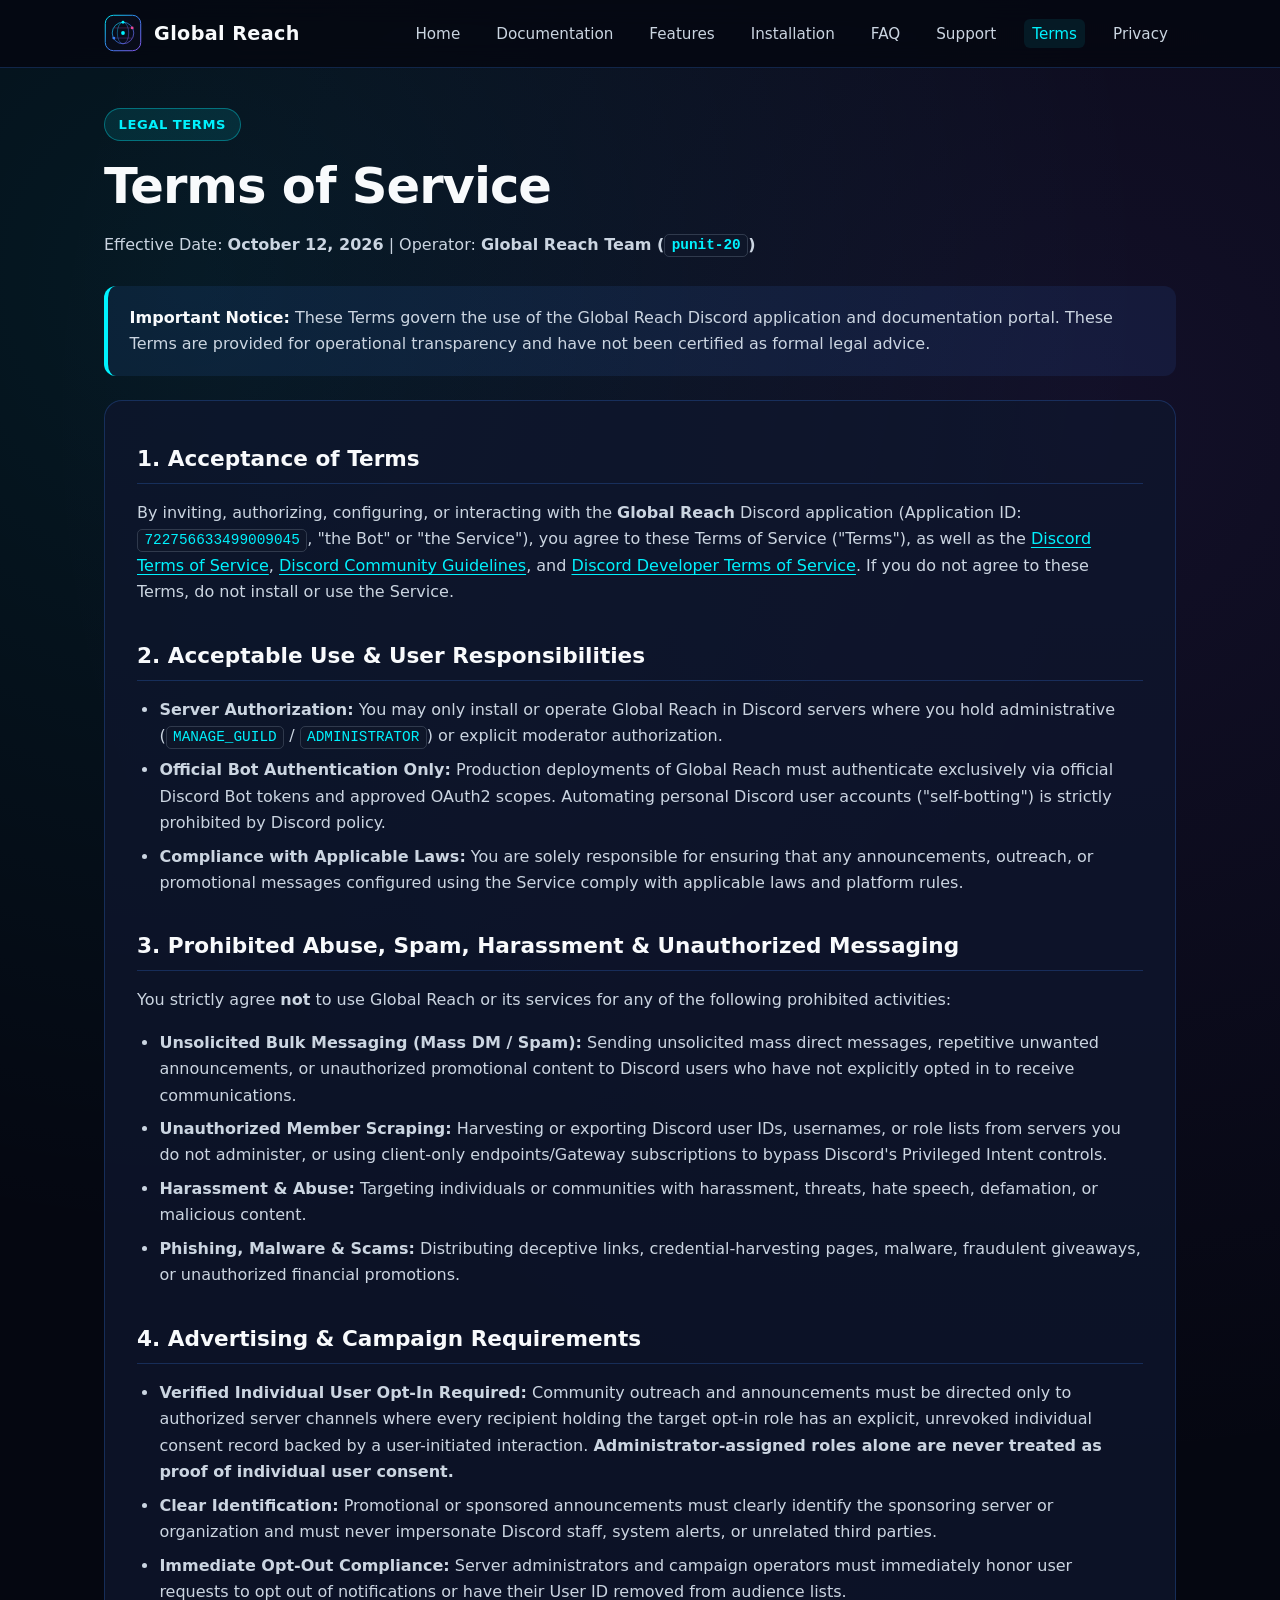
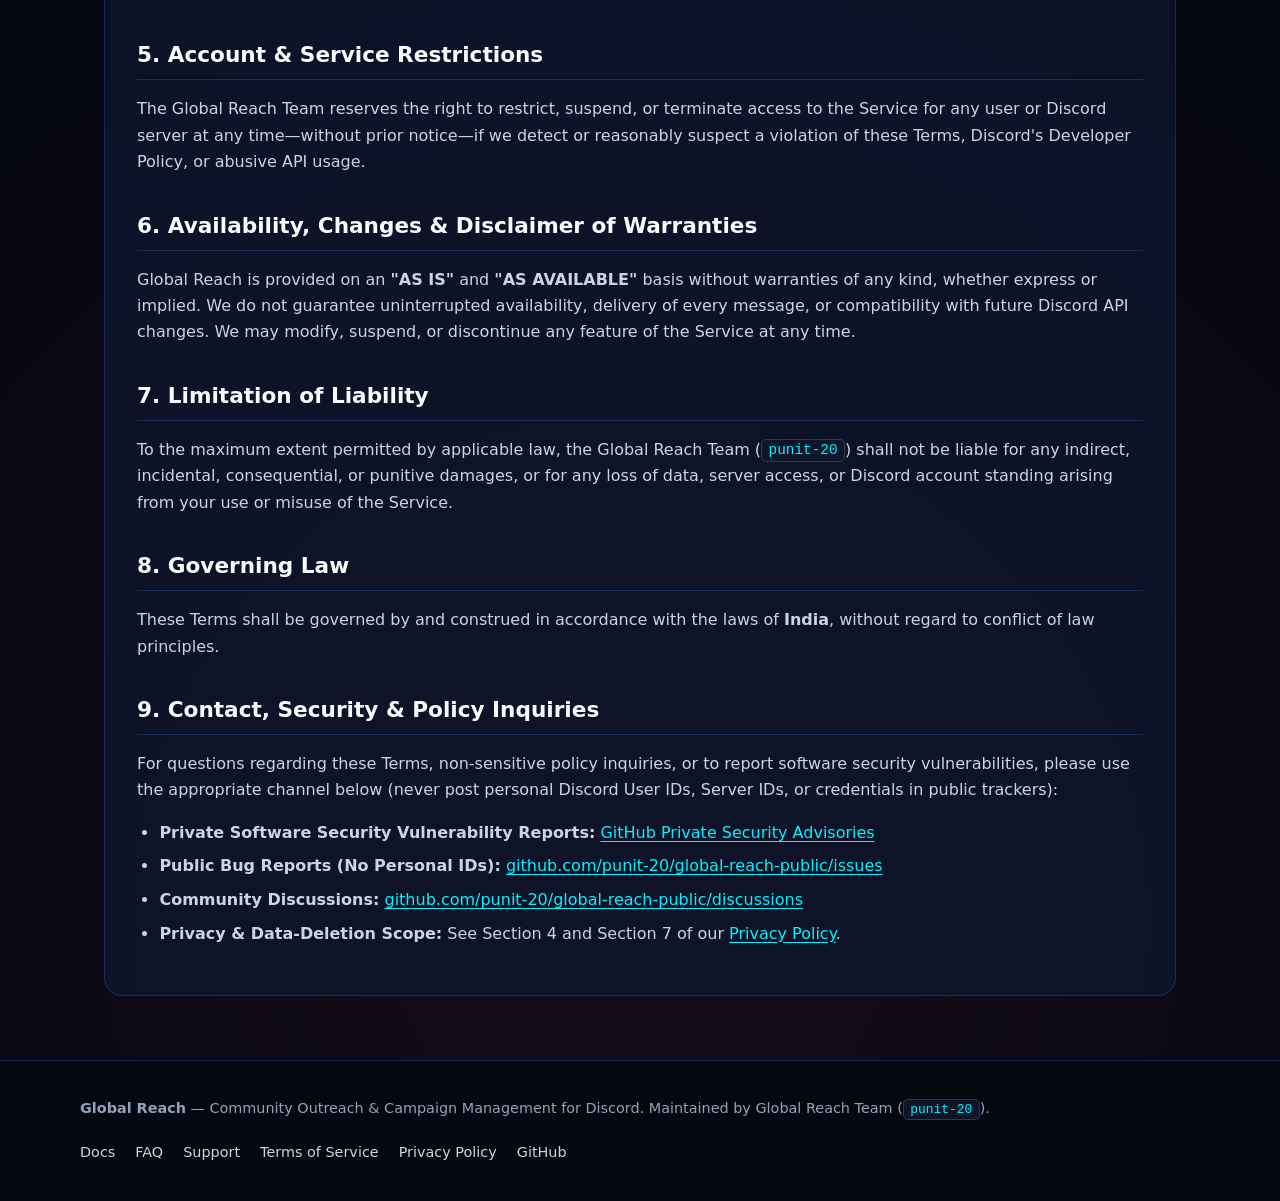
<file: terms.html>
<!DOCTYPE html>
<html lang="en">
<head>
  <meta charset="UTF-8" />
  <meta name="viewport" content="width=device-width, initial-scale=1.0" />
  <title>Terms of Service &amp; Acceptable Use Policy — Global Reach Discord Bot</title>
  <meta name="description" content="Terms of Service, acceptable use rules, administrator approval requirements, and anti-spam compliance policy for the Global Reach Discord application." />
  <link rel="canonical" href="https://punit-20.github.io/global-reach-public/terms.html" />
  <meta property="og:site_name" content="Global Reach" />
  <meta property="og:title" content="Terms of Service — Global Reach Discord Bot" />
  <meta property="og:description" content="Acceptable use policy, consent requirements, and operator terms for the Global Reach Discord campaign utility." />
  <meta property="og:type" content="article" />
  <meta property="og:url" content="https://punit-20.github.io/global-reach-public/terms.html" />
  <link rel="icon" type="image/svg+xml" href="./assets/images/logo.svg" />
  <link rel="stylesheet" href="./assets/css/style.css" />
</head>
<body>
  <a class="skip-link" href="#main-content">Skip to main content</a>

  <header class="site-header">
    <div class="nav-container">
      <a class="brand" href="./index.html">
        <img src="./assets/images/logo.svg" alt="Global Reach Logo" width="38" height="38" />
        <span>Global Reach</span>
      </a>
      <nav aria-label="Primary Navigation">
        <ul class="nav-links">
          <li><a href="./index.html">Home</a></li>
          <li><a href="./docs/index.html">Documentation</a></li>
          <li><a href="./docs/features.html">Features</a></li>
          <li><a href="./docs/installation.html">Installation</a></li>
          <li><a href="./docs/faq.html">FAQ</a></li>
          <li><a href="./support.html">Support</a></li>
          <li><a href="./terms.html" aria-current="page">Terms</a></li>
          <li><a href="./privacy.html">Privacy</a></li>
        </ul>
      </nav>
    </div>
  </header>

  <main id="main-content">
    <div class="section-header">
      <span class="badge">Legal Terms</span>
      <h1>Terms of Service</h1>
      <p>Effective Date: <strong>October 12, 2026</strong> | Operator: <strong>Global Reach Team (<code>punit-20</code>)</strong></p>
    </div>

    <div class="callout">
      <strong>Important Notice:</strong> These Terms govern the use of the Global Reach Discord application and documentation portal. These Terms are provided for operational transparency and have not been certified as formal legal advice.
    </div>

    <article class="prose">
      <h2>1. Acceptance of Terms</h2>
      <p>
        By inviting, authorizing, configuring, or interacting with the <strong>Global Reach</strong> Discord application (Application ID: <code>722756633499009045</code>, "the Bot" or "the Service"), you agree to these Terms of Service ("Terms"), as well as the <a href="https://discord.com/terms" rel="noopener noreferrer">Discord Terms of Service</a>, <a href="https://discord.com/guidelines" rel="noopener noreferrer">Discord Community Guidelines</a>, and <a href="https://support-dev.discord.com/hc/en-us/articles/8562894815383-Discord-Developer-Terms-of-Service" rel="noopener noreferrer">Discord Developer Terms of Service</a>. If you do not agree to these Terms, do not install or use the Service.
      </p>

      <h2>2. Acceptable Use &amp; User Responsibilities</h2>
      <ul>
        <li><strong>Server Authorization:</strong> You may only install or operate Global Reach in Discord servers where you hold administrative (<code>MANAGE_GUILD</code> / <code>ADMINISTRATOR</code>) or explicit moderator authorization.</li>
        <li><strong>Official Bot Authentication Only:</strong> Production deployments of Global Reach must authenticate exclusively via official Discord Bot tokens and approved OAuth2 scopes. Automating personal Discord user accounts ("self-botting") is strictly prohibited by Discord policy.</li>
        <li><strong>Compliance with Applicable Laws:</strong> You are solely responsible for ensuring that any announcements, outreach, or promotional messages configured using the Service comply with applicable laws and platform rules.</li>
      </ul>

      <h2>3. Prohibited Abuse, Spam, Harassment &amp; Unauthorized Messaging</h2>
      <p>You strictly agree <strong>not</strong> to use Global Reach or its services for any of the following prohibited activities:</p>
      <ul>
        <li><strong>Unsolicited Bulk Messaging (Mass DM / Spam):</strong> Sending unsolicited mass direct messages, repetitive unwanted announcements, or unauthorized promotional content to Discord users who have not explicitly opted in to receive communications.</li>
        <li><strong>Unauthorized Member Scraping:</strong> Harvesting or exporting Discord user IDs, usernames, or role lists from servers you do not administer, or using client-only endpoints/Gateway subscriptions to bypass Discord's Privileged Intent controls.</li>
        <li><strong>Harassment &amp; Abuse:</strong> Targeting individuals or communities with harassment, threats, hate speech, defamation, or malicious content.</li>
        <li><strong>Phishing, Malware &amp; Scams:</strong> Distributing deceptive links, credential-harvesting pages, malware, fraudulent giveaways, or unauthorized financial promotions.</li>
      </ul>

      <h2>4. Advertising &amp; Campaign Requirements</h2>
      <ul>
        <li><strong>Verified Individual User Opt-In Required:</strong> Community outreach and announcements must be directed only to authorized server channels where every recipient holding the target opt-in role has an explicit, unrevoked individual consent record backed by a user-initiated interaction. <strong>Administrator-assigned roles alone are never treated as proof of individual user consent.</strong></li>
        <li><strong>Clear Identification:</strong> Promotional or sponsored announcements must clearly identify the sponsoring server or organization and must never impersonate Discord staff, system alerts, or unrelated third parties.</li>
        <li><strong>Immediate Opt-Out Compliance:</strong> Server administrators and campaign operators must immediately honor user requests to opt out of notifications or have their User ID removed from audience lists.</li>
      </ul>

      <h2>5. Account &amp; Service Restrictions</h2>
      <p>
        The Global Reach Team reserves the right to restrict, suspend, or terminate access to the Service for any user or Discord server at any time—without prior notice—if we detect or reasonably suspect a violation of these Terms, Discord's Developer Policy, or abusive API usage.
      </p>

      <h2>6. Availability, Changes &amp; Disclaimer of Warranties</h2>
      <p>
        Global Reach is provided on an <strong>"AS IS"</strong> and <strong>"AS AVAILABLE"</strong> basis without warranties of any kind, whether express or implied. We do not guarantee uninterrupted availability, delivery of every message, or compatibility with future Discord API changes. We may modify, suspend, or discontinue any feature of the Service at any time.
      </p>

      <h2>7. Limitation of Liability</h2>
      <p>
        To the maximum extent permitted by applicable law, the Global Reach Team (<code>punit-20</code>) shall not be liable for any indirect, incidental, consequential, or punitive damages, or for any loss of data, server access, or Discord account standing arising from your use or misuse of the Service.
      </p>

      <h2>8. Governing Law</h2>
      <p>
        These Terms shall be governed by and construed in accordance with the laws of <strong>India</strong>, without regard to conflict of law principles.
      </p>

      <h2>9. Contact, Security &amp; Policy Inquiries</h2>
      <p>
        For questions regarding these Terms, non-sensitive policy inquiries, or to report software security vulnerabilities, please use the appropriate channel below (never post personal Discord User IDs, Server IDs, or credentials in public trackers):
      </p>
      <ul>
        <li><strong>Private Software Security Vulnerability Reports:</strong> <a href="https://github.com/punit-20/global-reach-public/security/advisories/new">GitHub Private Security Advisories</a></li>
        <li><strong>Public Bug Reports (No Personal IDs):</strong> <a href="https://github.com/punit-20/global-reach-public/issues">github.com/punit-20/global-reach-public/issues</a></li>
        <li><strong>Community Discussions:</strong> <a href="https://github.com/punit-20/global-reach-public/discussions">github.com/punit-20/global-reach-public/discussions</a></li>
        <li><strong>Privacy &amp; Data-Deletion Scope:</strong> See Section 4 and Section 7 of our <a href="./privacy.html">Privacy Policy</a>.</li>
      </ul>
    </article>
  </main>

  <footer class="site-footer">
    <div class="footer-inner">
      <div>
        <strong>Global Reach</strong> — Community Outreach &amp; Campaign Management for Discord. Maintained by Global Reach Team (<code>punit-20</code>).
      </div>
      <ul class="footer-links">
        <li><a href="./docs/index.html">Docs</a></li>
        <li><a href="./docs/faq.html">FAQ</a></li>
        <li><a href="./support.html">Support</a></li>
        <li><a href="./terms.html">Terms of Service</a></li>
        <li><a href="./privacy.html">Privacy Policy</a></li>
        <li><a href="https://github.com/punit-20/global-reach-public">GitHub</a></li>
      </ul>
    </div>
  </footer>
</body>
</html>
</file>
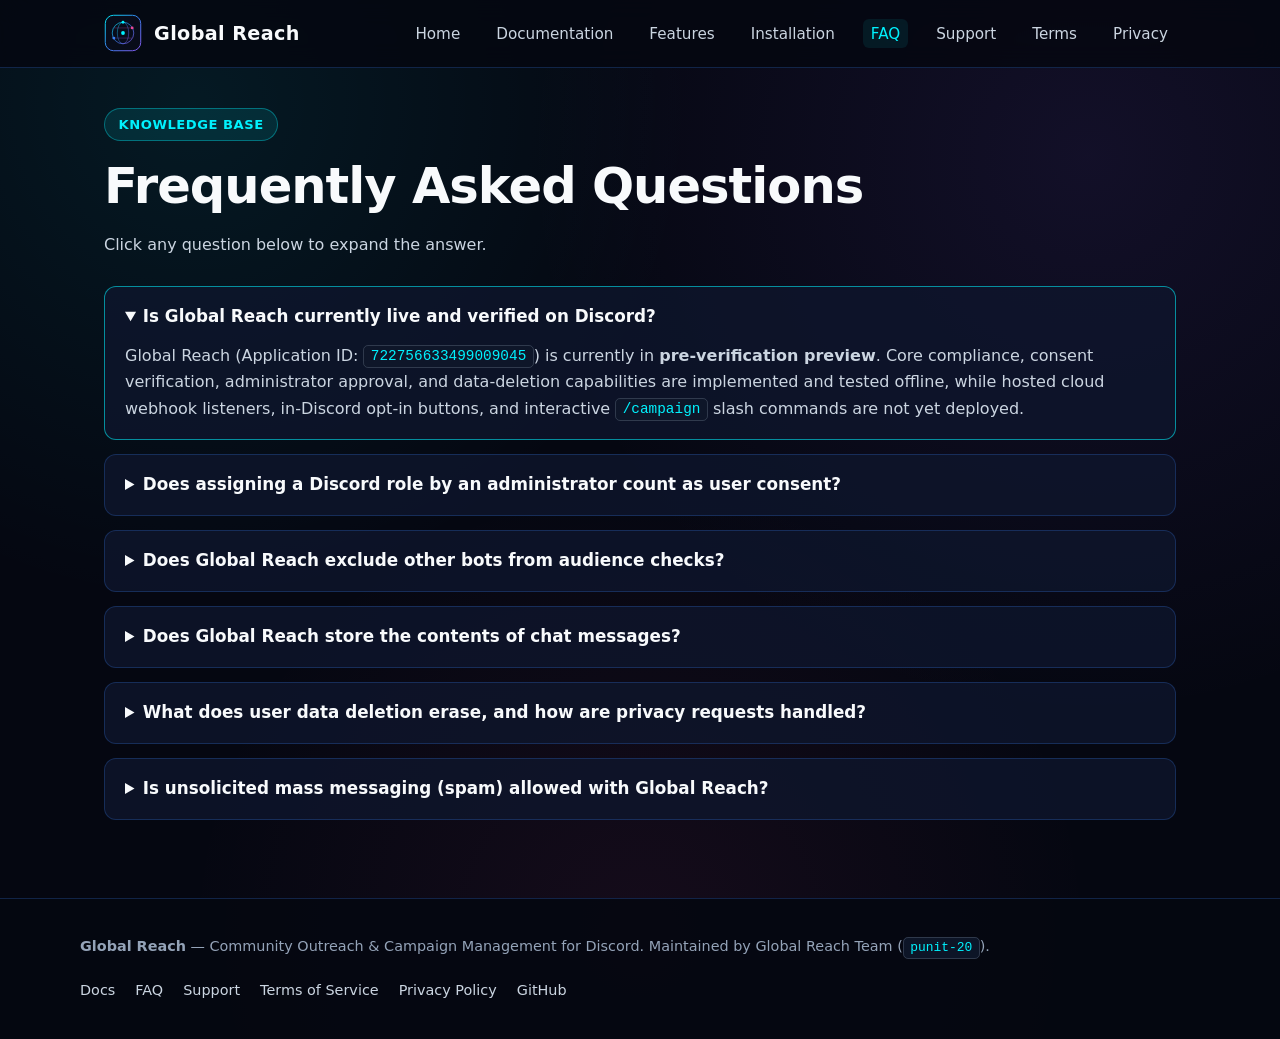
<file: docs/faq.html>
<!DOCTYPE html>
<html lang="en">
<head>
  <meta charset="UTF-8" />
  <meta name="viewport" content="width=device-width, initial-scale=1.0" />
  <title>FAQ: Discord Permissions, Consent &amp; Data Privacy — Global Reach Docs</title>
  <meta name="description" content="Frequently asked questions about Global Reach: pre-verification status, official Discord Bot API compliance, individual opt-in consent, and data deletion." />
  <link rel="canonical" href="https://punit-20.github.io/global-reach-public/docs/faq.html" />
  <meta property="og:site_name" content="Global Reach" />
  <meta property="og:title" content="Frequently Asked Questions — Global Reach Docs" />
  <meta property="og:description" content="Answers on Discord bot permissions, opt-in role consent verification, rate limits, and data retention." />
  <meta property="og:type" content="article" />
  <meta property="og:url" content="https://punit-20.github.io/global-reach-public/docs/faq.html" />
  <link rel="icon" type="image/svg+xml" href="../assets/images/logo.svg" />
  <link rel="stylesheet" href="../assets/css/style.css" />
</head>
<body>
  <a class="skip-link" href="#main-content">Skip to main content</a>

  <header class="site-header">
    <div class="nav-container">
      <a class="brand" href="../index.html">
        <img src="../assets/images/logo.svg" alt="Global Reach Logo" width="38" height="38" />
        <span>Global Reach</span>
      </a>
      <nav aria-label="Primary Navigation">
        <ul class="nav-links">
          <li><a href="../index.html">Home</a></li>
          <li><a href="./index.html">Documentation</a></li>
          <li><a href="./features.html">Features</a></li>
          <li><a href="./installation.html">Installation</a></li>
          <li><a href="./faq.html" aria-current="page">FAQ</a></li>
          <li><a href="../support.html">Support</a></li>
          <li><a href="../terms.html">Terms</a></li>
          <li><a href="../privacy.html">Privacy</a></li>
        </ul>
      </nav>
    </div>
  </header>

  <main id="main-content">
    <div class="section-header">
      <span class="badge">Knowledge Base</span>
      <h1>Frequently Asked Questions</h1>
      <p>Click any question below to expand the answer.</p>
    </div>

    <section aria-label="FAQ List">
      <details class="faq-item" open>
        <summary>Is Global Reach currently live and verified on Discord?</summary>
        <p>
          Global Reach (Application ID: <code>722756633499009045</code>) is currently in <strong>pre-verification preview</strong>. Core compliance, consent verification, administrator approval, and data-deletion capabilities are implemented and tested offline, while hosted cloud webhook listeners, in-Discord opt-in buttons, and interactive <code>/campaign</code> slash commands are not yet deployed.
        </p>
      </details>

      <details class="faq-item">
        <summary>Does assigning a Discord role by an administrator count as user consent?</summary>
        <p>
          <strong>No.</strong> Administrator-assigned roles alone are never accepted as proof of individual user consent. Every recipient in an announcement audience must have an active, unrevoked consent record created from a verified user-initiated Discord interaction for that server and role. If any non-bot member holding the target notification role lacks verified individual consent (or has opted out), campaign delivery is blocked.
        </p>
      </details>

      <details class="faq-item">
        <summary>Does Global Reach exclude other bots from audience checks?</summary>
        <p>
          Yes. Global Reach checks Discord's bot account indicator on both interactive events and server member records, automatically excluding automated bot accounts from consent registries and audience lists.
        </p>
      </details>

      <details class="faq-item">
        <summary>Does Global Reach store the contents of chat messages?</summary>
        <p>
          No. Global Reach does not read, monitor, or store user chat message bodies, file attachments, or voice activity.
        </p>
      </details>

      <details class="faq-item">
        <summary>What does user data deletion erase, and how are privacy requests handled?</summary>
        <p>
          When a user deletion action is executed by the operator, Global Reach records a permanent global opt-out, revokes any pending campaign approvals associated with that user ID, and removes the user ID from temporary audience snapshots (it does not alter historical campaign delivery audit entries, external backups, or messages already posted in Discord channels). Because Global Reach is currently in pre-launch preview, a dedicated monitored private privacy intake channel is pending pre-launch provisioning — <strong>never post your personal Discord User ID or Server ID in public GitHub Issues or Discussions</strong> (see Section 7 of our <a href="../privacy.html">Privacy Policy</a>).
        </p>
      </details>

      <details class="faq-item">
        <summary>Is unsolicited mass messaging (spam) allowed with Global Reach?</summary>
        <p>
          No. Unsolicited bulk direct messaging, user-account self-botting, spam, and harassment strictly violate both our <a href="../terms.html">Terms of Service</a> and Discord's Community Guidelines.
        </p>
      </details>
    </section>
  </main>

  <footer class="site-footer">
    <div class="footer-inner">
      <div>
        <strong>Global Reach</strong> — Community Outreach &amp; Campaign Management for Discord. Maintained by Global Reach Team (<code>punit-20</code>).
      </div>
      <ul class="footer-links">
        <li><a href="./index.html">Docs</a></li>
        <li><a href="./faq.html">FAQ</a></li>
        <li><a href="../support.html">Support</a></li>
        <li><a href="../terms.html">Terms of Service</a></li>
        <li><a href="../privacy.html">Privacy Policy</a></li>
        <li><a href="https://github.com/punit-20/global-reach-public">GitHub</a></li>
      </ul>
    </div>
  </footer>
</body>
</html>
</file>
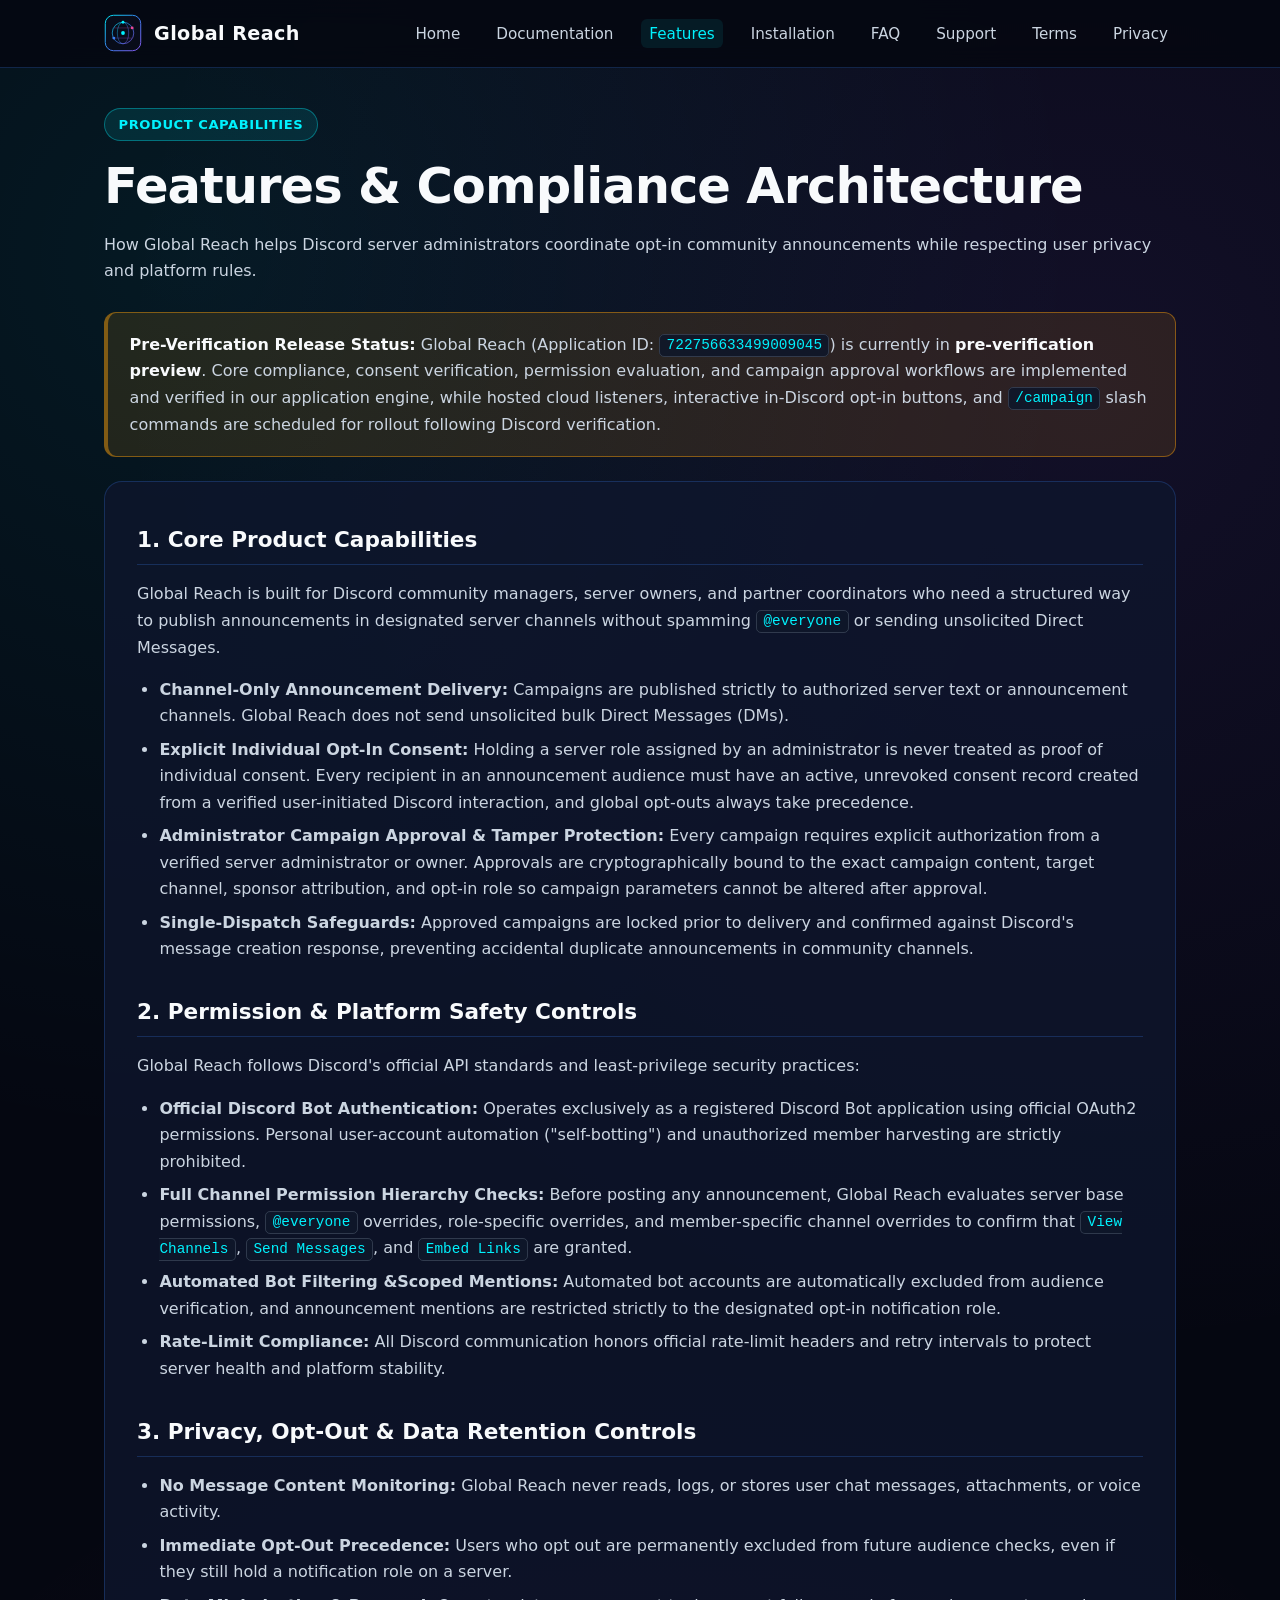
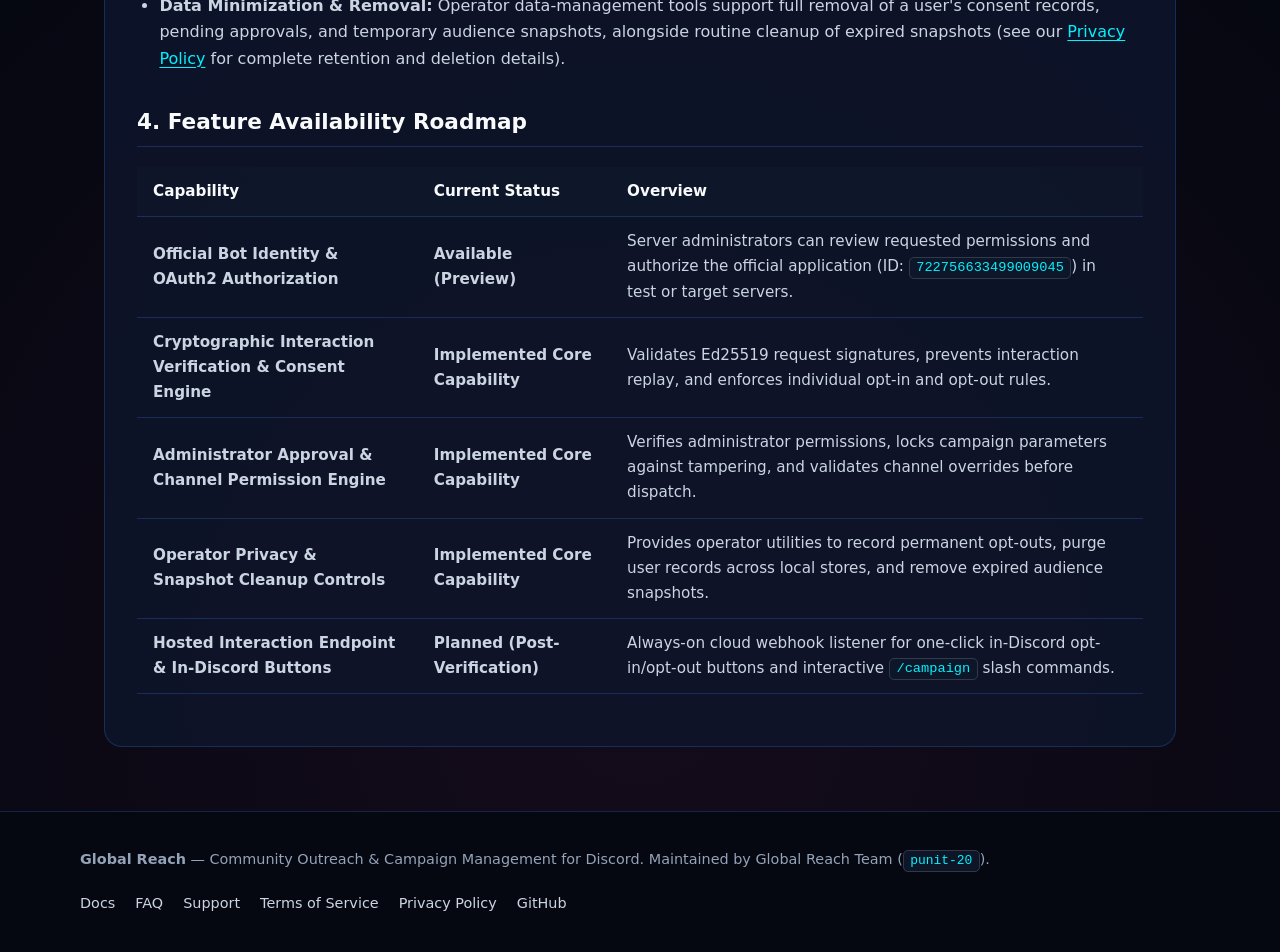
<file: docs/features.html>
<!DOCTYPE html>
<html lang="en">
<head>
  <meta charset="UTF-8" />
  <meta name="viewport" content="width=device-width, initial-scale=1.0" />
  <title>Product Features &amp; Compliance Architecture — Global Reach Docs</title>
  <meta name="description" content="Explore Global Reach features for Discord server administrators: opt-in role announcements, cryptographic consent verification, administrator approval workflows, and channel permission safeguards." />
  <link rel="canonical" href="https://punit-20.github.io/global-reach-public/docs/features.html" />
  <meta property="og:site_name" content="Global Reach" />
  <meta property="og:title" content="Product Features &amp; Compliance Architecture — Global Reach Docs" />
  <meta property="og:description" content="How Global Reach coordinates administrator-approved Discord server announcements with verified individual consent and least-privilege permissions." />
  <meta property="og:type" content="article" />
  <meta property="og:url" content="https://punit-20.github.io/global-reach-public/docs/features.html" />
  <link rel="icon" type="image/svg+xml" href="../assets/images/logo.svg" />
  <link rel="stylesheet" href="../assets/css/style.css" />
</head>
<body>
  <a class="skip-link" href="#main-content">Skip to main content</a>

  <header class="site-header">
    <div class="nav-container">
      <a class="brand" href="../index.html">
        <img src="../assets/images/logo.svg" alt="Global Reach Logo" width="38" height="38" />
        <span>Global Reach</span>
      </a>
      <nav aria-label="Primary Navigation">
        <ul class="nav-links">
          <li><a href="../index.html">Home</a></li>
          <li><a href="./index.html">Documentation</a></li>
          <li><a href="./features.html" aria-current="page">Features</a></li>
          <li><a href="./installation.html">Installation</a></li>
          <li><a href="./faq.html">FAQ</a></li>
          <li><a href="../support.html">Support</a></li>
          <li><a href="../terms.html">Terms</a></li>
          <li><a href="../privacy.html">Privacy</a></li>
        </ul>
      </nav>
    </div>
  </header>

  <main id="main-content">
    <div class="section-header">
      <span class="badge">Product Capabilities</span>
      <h1>Features &amp; Compliance Architecture</h1>
      <p>How Global Reach helps Discord server administrators coordinate opt-in community announcements while respecting user privacy and platform rules.</p>
    </div>

    <div class="callout callout-warning">
      <strong>Pre-Verification Release Status:</strong> Global Reach (Application ID: <code>722756633499009045</code>) is currently in <strong>pre-verification preview</strong>. Core compliance, consent verification, permission evaluation, and campaign approval workflows are implemented and verified in our application engine, while hosted cloud listeners, interactive in-Discord opt-in buttons, and <code>/campaign</code> slash commands are scheduled for rollout following Discord verification.
    </div>

    <article class="prose">
      <h2>1. Core Product Capabilities</h2>
      <p>
        Global Reach is built for Discord community managers, server owners, and partner coordinators who need a structured way to publish announcements in designated server channels without spamming <code>@everyone</code> or sending unsolicited Direct Messages.
      </p>
      <ul>
        <li>
          <strong>Channel-Only Announcement Delivery:</strong>
          Campaigns are published strictly to authorized server text or announcement channels. Global Reach does not send unsolicited bulk Direct Messages (DMs).
        </li>
        <li>
          <strong>Explicit Individual Opt-In Consent:</strong>
          Holding a server role assigned by an administrator is never treated as proof of individual consent. Every recipient in an announcement audience must have an active, unrevoked consent record created from a verified user-initiated Discord interaction, and global opt-outs always take precedence.
        </li>
        <li>
          <strong>Administrator Campaign Approval &amp; Tamper Protection:</strong>
          Every campaign requires explicit authorization from a verified server administrator or owner. Approvals are cryptographically bound to the exact campaign content, target channel, sponsor attribution, and opt-in role so campaign parameters cannot be altered after approval.
        </li>
        <li>
          <strong>Single-Dispatch Safeguards:</strong>
          Approved campaigns are locked prior to delivery and confirmed against Discord's message creation response, preventing accidental duplicate announcements in community channels.
        </li>
      </ul>

      <h2>2. Permission &amp; Platform Safety Controls</h2>
      <p>
        Global Reach follows Discord's official API standards and least-privilege security practices:
      </p>
      <ul>
        <li>
          <strong>Official Discord Bot Authentication:</strong>
          Operates exclusively as a registered Discord Bot application using official OAuth2 permissions. Personal user-account automation ("self-botting") and unauthorized member harvesting are strictly prohibited.
        </li>
        <li>
          <strong>Full Channel Permission Hierarchy Checks:</strong>
          Before posting any announcement, Global Reach evaluates server base permissions, <code>@everyone</code> overrides, role-specific overrides, and member-specific channel overrides to confirm that <code>View Channels</code>, <code>Send Messages</code>, and <code>Embed Links</code> are granted.
        </li>
        <li>
          <strong>Automated Bot Filtering &amp;Scoped Mentions:</strong>
          Automated bot accounts are automatically excluded from audience verification, and announcement mentions are restricted strictly to the designated opt-in notification role.
        </li>
        <li>
          <strong>Rate-Limit Compliance:</strong>
          All Discord communication honors official rate-limit headers and retry intervals to protect server health and platform stability.
        </li>
      </ul>

      <h2>3. Privacy, Opt-Out &amp; Data Retention Controls</h2>
      <ul>
        <li>
          <strong>No Message Content Monitoring:</strong>
          Global Reach never reads, logs, or stores user chat messages, attachments, or voice activity.
        </li>
        <li>
          <strong>Immediate Opt-Out Precedence:</strong>
          Users who opt out are permanently excluded from future audience checks, even if they still hold a notification role on a server.
        </li>
        <li>
          <strong>Data Minimization &amp; Removal:</strong>
          Operator data-management tools support full removal of a user's consent records, pending approvals, and temporary audience snapshots, alongside routine cleanup of expired snapshots (see our <a href="../privacy.html">Privacy Policy</a> for complete retention and deletion details).
        </li>
      </ul>

      <h2>4. Feature Availability Roadmap</h2>
      <div class="table-wrap">
        <table>
          <thead>
            <tr>
              <th>Capability</th>
              <th>Current Status</th>
              <th>Overview</th>
            </tr>
          </thead>
          <tbody>
            <tr>
              <td><strong>Official Bot Identity &amp; OAuth2 Authorization</strong></td>
              <td><strong>Available (Preview)</strong></td>
              <td>Server administrators can review requested permissions and authorize the official application (ID: <code>722756633499009045</code>) in test or target servers.</td>
            </tr>
            <tr>
              <td><strong>Cryptographic Interaction Verification &amp; Consent Engine</strong></td>
              <td><strong>Implemented Core Capability</strong></td>
              <td>Validates Ed25519 request signatures, prevents interaction replay, and enforces individual opt-in and opt-out rules.</td>
            </tr>
            <tr>
              <td><strong>Administrator Approval &amp; Channel Permission Engine</strong></td>
              <td><strong>Implemented Core Capability</strong></td>
              <td>Verifies administrator permissions, locks campaign parameters against tampering, and validates channel overrides before dispatch.</td>
            </tr>
            <tr>
              <td><strong>Operator Privacy &amp; Snapshot Cleanup Controls</strong></td>
              <td><strong>Implemented Core Capability</strong></td>
              <td>Provides operator utilities to record permanent opt-outs, purge user records across local stores, and remove expired audience snapshots.</td>
            </tr>
            <tr>
              <td><strong>Hosted Interaction Endpoint &amp; In-Discord Buttons</strong></td>
              <td><strong>Planned (Post-Verification)</strong></td>
              <td>Always-on cloud webhook listener for one-click in-Discord opt-in/opt-out buttons and interactive <code>/campaign</code> slash commands.</td>
            </tr>
          </tbody>
        </table>
      </div>
    </article>
  </main>

  <footer class="site-footer">
    <div class="footer-inner">
      <div>
        <strong>Global Reach</strong> — Community Outreach &amp; Campaign Management for Discord. Maintained by Global Reach Team (<code>punit-20</code>).
      </div>
      <ul class="footer-links">
        <li><a href="./index.html">Docs</a></li>
        <li><a href="./faq.html">FAQ</a></li>
        <li><a href="../support.html">Support</a></li>
        <li><a href="../terms.html">Terms of Service</a></li>
        <li><a href="../privacy.html">Privacy Policy</a></li>
        <li><a href="https://github.com/punit-20/global-reach-public">GitHub</a></li>
      </ul>
    </div>
  </footer>
</body>
</html>
</file>
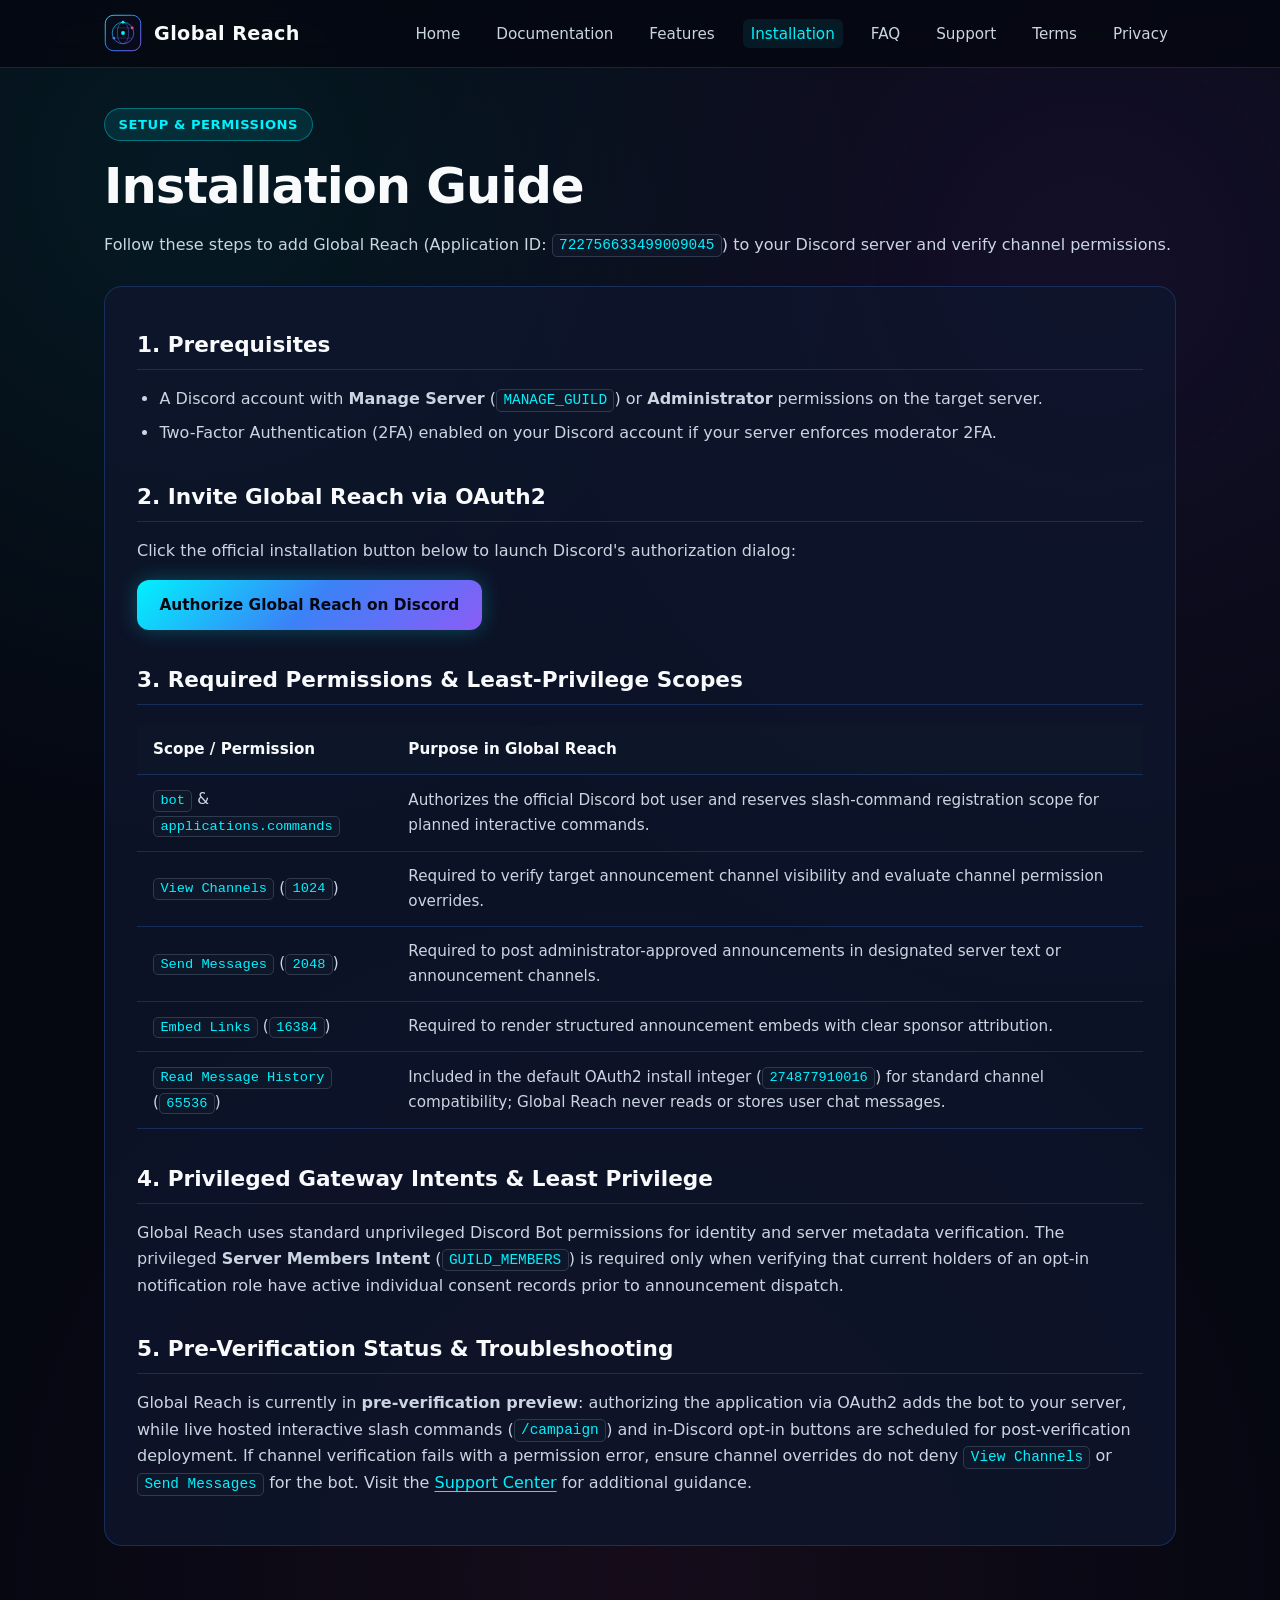
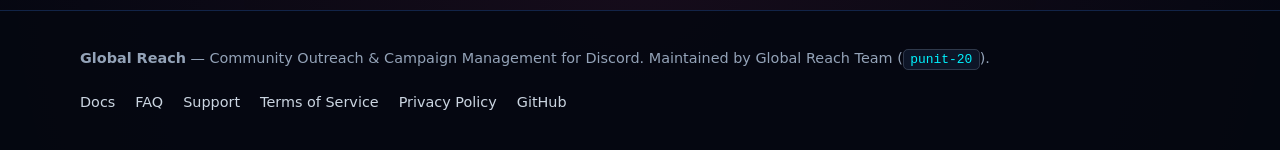
<file: docs/installation.html>
<!DOCTYPE html>
<html lang="en">
<head>
  <meta charset="UTF-8" />
  <meta name="viewport" content="width=device-width, initial-scale=1.0" />
  <title>Discord Bot Installation, OAuth2 Scopes &amp; Permissions — Global Reach Docs</title>
  <meta name="description" content="Step-by-step installation guide for Global Reach: authorize OAuth2 scopes, configure Discord channel permissions, and review required intents." />
  <link rel="canonical" href="https://punit-20.github.io/global-reach-public/docs/installation.html" />
  <meta property="og:site_name" content="Global Reach" />
  <meta property="og:title" content="Installation &amp; Permissions Guide — Global Reach Docs" />
  <meta property="og:description" content="How to authorize Global Reach on a Discord server and configure required channel permissions." />
  <meta property="og:type" content="article" />
  <meta property="og:url" content="https://punit-20.github.io/global-reach-public/docs/installation.html" />
  <link rel="icon" type="image/svg+xml" href="../assets/images/logo.svg" />
  <link rel="stylesheet" href="../assets/css/style.css" />
</head>
<body>
  <a class="skip-link" href="#main-content">Skip to main content</a>

  <header class="site-header">
    <div class="nav-container">
      <a class="brand" href="../index.html">
        <img src="../assets/images/logo.svg" alt="Global Reach Logo" width="38" height="38" />
        <span>Global Reach</span>
      </a>
      <nav aria-label="Primary Navigation">
        <ul class="nav-links">
          <li><a href="../index.html">Home</a></li>
          <li><a href="./index.html">Documentation</a></li>
          <li><a href="./features.html">Features</a></li>
          <li><a href="./installation.html" aria-current="page">Installation</a></li>
          <li><a href="./faq.html">FAQ</a></li>
          <li><a href="../support.html">Support</a></li>
          <li><a href="../terms.html">Terms</a></li>
          <li><a href="../privacy.html">Privacy</a></li>
        </ul>
      </nav>
    </div>
  </header>

  <main id="main-content">
    <div class="section-header">
      <span class="badge">Setup &amp; Permissions</span>
      <h1>Installation Guide</h1>
      <p>Follow these steps to add Global Reach (Application ID: <code>722756633499009045</code>) to your Discord server and verify channel permissions.</p>
    </div>

    <article class="prose">
      <h2>1. Prerequisites</h2>
      <ul>
        <li>A Discord account with <strong>Manage Server</strong> (<code>MANAGE_GUILD</code>) or <strong>Administrator</strong> permissions on the target server.</li>
        <li>Two-Factor Authentication (2FA) enabled on your Discord account if your server enforces moderator 2FA.</li>
      </ul>

      <h2>2. Invite Global Reach via OAuth2</h2>
      <p>Click the official installation button below to launch Discord's authorization dialog:</p>
      <p>
        <a class="btn btn-primary" href="https://discord.com/oauth2/authorize?client_id=722756633499009045&amp;permissions=274877910016&amp;scope=bot%20applications.commands" rel="noopener noreferrer">
          Authorize Global Reach on Discord
        </a>
      </p>

      <h2>3. Required Permissions &amp; Least-Privilege Scopes</h2>
      <div class="table-wrap">
        <table>
          <thead>
            <tr>
              <th>Scope / Permission</th>
              <th>Purpose in Global Reach</th>
            </tr>
          </thead>
          <tbody>
            <tr>
              <td><code>bot</code> &amp; <code>applications.commands</code></td>
              <td>Authorizes the official Discord bot user and reserves slash-command registration scope for planned interactive commands.</td>
            </tr>
            <tr>
              <td><code>View Channels</code> (<code>1024</code>)</td>
              <td>Required to verify target announcement channel visibility and evaluate channel permission overrides.</td>
            </tr>
            <tr>
              <td><code>Send Messages</code> (<code>2048</code>)</td>
              <td>Required to post administrator-approved announcements in designated server text or announcement channels.</td>
            </tr>
            <tr>
              <td><code>Embed Links</code> (<code>16384</code>)</td>
              <td>Required to render structured announcement embeds with clear sponsor attribution.</td>
            </tr>
            <tr>
              <td><code>Read Message History</code> (<code>65536</code>)</td>
              <td>Included in the default OAuth2 install integer (<code>274877910016</code>) for standard channel compatibility; Global Reach never reads or stores user chat messages.</td>
            </tr>
          </tbody>
        </table>
      </div>

      <h2>4. Privileged Gateway Intents &amp; Least Privilege</h2>
      <p>
        Global Reach uses standard unprivileged Discord Bot permissions for identity and server metadata verification. The privileged <strong>Server Members Intent</strong> (<code>GUILD_MEMBERS</code>) is required only when verifying that current holders of an opt-in notification role have active individual consent records prior to announcement dispatch.
      </p>

      <h2>5. Pre-Verification Status &amp; Troubleshooting</h2>
      <p>
        Global Reach is currently in <strong>pre-verification preview</strong>: authorizing the application via OAuth2 adds the bot to your server, while live hosted interactive slash commands (<code>/campaign</code>) and in-Discord opt-in buttons are scheduled for post-verification deployment. If channel verification fails with a permission error, ensure channel overrides do not deny <code>View Channels</code> or <code>Send Messages</code> for the bot. Visit the <a href="../support.html">Support Center</a> for additional guidance.
      </p>
    </article>
  </main>

  <footer class="site-footer">
    <div class="footer-inner">
      <div>
        <strong>Global Reach</strong> — Community Outreach &amp; Campaign Management for Discord. Maintained by Global Reach Team (<code>punit-20</code>).
      </div>
      <ul class="footer-links">
        <li><a href="./index.html">Docs</a></li>
        <li><a href="./faq.html">FAQ</a></li>
        <li><a href="../support.html">Support</a></li>
        <li><a href="../terms.html">Terms of Service</a></li>
        <li><a href="../privacy.html">Privacy Policy</a></li>
        <li><a href="https://github.com/punit-20/global-reach-public">GitHub</a></li>
      </ul>
    </div>
  </footer>
</body>
</html>
</file>
<file: assets/css/style.css>
:root {
  --bg-deep: #050711;
  --bg-surface: #0b1022;
  --bg-card: rgba(15, 22, 46, 0.78);
  --bg-card-hover: rgba(21, 31, 64, 0.92);
  --text-primary: #f8fafc;
  --text-secondary: #cbd5e1;
  --text-muted: #94a3b8;
  --accent-cyan: #00f2fe;
  --accent-blue: #3b82f6;
  --accent-purple: #8b5cf6;
  --accent-magenta: #ec4899;
  --border-subtle: rgba(59, 130, 246, 0.24);
  --border-glow: rgba(0, 242, 254, 0.55);
  --danger-bg: rgba(239, 68, 68, 0.12);
  --danger-border: rgba(239, 68, 68, 0.45);
  --warning-bg: rgba(245, 158, 11, 0.12);
  --warning-border: rgba(245, 158, 11, 0.45);
  --radius-md: 12px;
  --radius-lg: 18px;
  --max-width: 1120px;
}

*, *::before, *::after {
  box-sizing: border-box;
}

html {
  scroll-behavior: smooth;
  background-color: var(--bg-deep);
  color: var(--text-primary);
  font-family: system-ui, -apple-system, BlinkMacSystemFont, "Segoe UI", Roboto, Oxygen, Ubuntu, Cantarell, sans-serif;
  line-height: 1.65;
}

body {
  margin: 0;
  min-height: 100vh;
  display: flex;
  flex-direction: column;
  background:
    radial-gradient(circle at 15% 10%, rgba(0, 242, 254, 0.08), transparent 35%),
    radial-gradient(circle at 85% 15%, rgba(139, 92, 246, 0.1), transparent 40%),
    radial-gradient(circle at 50% 90%, rgba(236, 72, 153, 0.07), transparent 40%),
    var(--bg-deep);
}

.skip-link {
  position: absolute;
  top: -100px;
  left: 1rem;
  background: var(--accent-cyan);
  color: #050711;
  padding: 0.6rem 1.1rem;
  border-radius: var(--radius-md);
  font-weight: 700;
  text-decoration: none;
  z-index: 999;
}

.skip-link:focus {
  top: 1rem;
}

a {
  color: var(--accent-cyan);
  text-decoration: underline;
  text-underline-offset: 3px;
  transition: color 0.18s ease, border-color 0.18s ease;
}

a:hover {
  color: #7dd3fc;
}

:focus-visible {
  outline: 2px solid var(--accent-cyan);
  outline-offset: 3px;
}

/* Header & Navigation */
.site-header {
  position: sticky;
  top: 0;
  z-index: 100;
  background: rgba(5, 7, 17, 0.86);
  backdrop-filter: blur(12px);
  border-bottom: 1px solid var(--border-subtle);
}

.nav-container {
  max-width: var(--max-width);
  margin: 0 auto;
  padding: 0.9rem 1.5rem;
  display: flex;
  align-items: center;
  justify-content: space-between;
  flex-wrap: wrap;
  gap: 1rem;
}

.brand {
  display: inline-flex;
  align-items: center;
  gap: 0.75rem;
  text-decoration: none;
  color: var(--text-primary);
  font-weight: 800;
  font-size: 1.2rem;
  letter-spacing: 0.02em;
}

.brand img {
  width: 38px;
  height: 38px;
}

.nav-links {
  display: flex;
  align-items: center;
  flex-wrap: wrap;
  gap: 1.25rem;
  list-style: none;
  margin: 0;
  padding: 0;
}

.nav-links a {
  text-decoration: none;
  color: var(--text-secondary);
  font-weight: 500;
  font-size: 0.95rem;
  padding: 0.35rem 0.5rem;
  border-radius: 6px;
}

.nav-links a:hover,
.nav-links a[aria-current="page"] {
  color: var(--accent-cyan);
  background: rgba(0, 242, 254, 0.08);
}

/* Layout & Hero */
main {
  flex: 1;
  width: 100%;
  max-width: var(--max-width);
  margin: 0 auto;
  padding: 2.5rem 1.5rem 4rem;
}

.hero {
  display: grid;
  grid-template-columns: 1.15fr 0.85fr;
  gap: 2.5rem;
  align-items: center;
  padding: 2rem 0 3.5rem;
}

.badge {
  display: inline-flex;
  align-items: center;
  gap: 0.45rem;
  padding: 0.3rem 0.85rem;
  border-radius: 999px;
  font-size: 0.82rem;
  font-weight: 600;
  letter-spacing: 0.04em;
  text-transform: uppercase;
  background: rgba(0, 242, 254, 0.1);
  border: 1px solid rgba(0, 242, 254, 0.35);
  color: var(--accent-cyan);
  margin-bottom: 1rem;
}

h1 {
  font-size: clamp(2rem, 4vw, 3.1rem);
  line-height: 1.18;
  margin: 0 0 1rem;
  letter-spacing: -0.02em;
}

.gradient-text {
  background: linear-gradient(90deg, var(--accent-cyan), var(--accent-blue), var(--accent-purple), var(--accent-magenta));
  -webkit-background-clip: text;
  background-clip: text;
  color: transparent;
}

.lead {
  font-size: 1.12rem;
  color: var(--text-secondary);
  margin: 0 0 1.75rem;
}

.btn-group {
  display: flex;
  flex-wrap: wrap;
  gap: 0.9rem;
}

.btn {
  display: inline-flex;
  align-items: center;
  justify-content: center;
  gap: 0.5rem;
  padding: 0.78rem 1.4rem;
  border-radius: var(--radius-md);
  font-weight: 600;
  font-size: 0.96rem;
  text-decoration: none;
  transition: transform 0.16s ease, box-shadow 0.16s ease, border-color 0.16s ease;
}

.btn-primary {
  background: linear-gradient(135deg, var(--accent-cyan), var(--accent-blue), var(--accent-purple));
  color: #040711;
  box-shadow: 0 0 20px rgba(0, 242, 254, 0.25);
}

.btn-primary:hover {
  color: #040711;
  transform: translateY(-1px);
  box-shadow: 0 0 28px rgba(0, 242, 254, 0.45);
}

.btn-secondary {
  background: var(--bg-surface);
  color: var(--text-primary);
  border: 1px solid var(--border-subtle);
}

.btn-secondary:hover {
  color: var(--accent-cyan);
  border-color: var(--border-glow);
}

.hero-visual img {
  width: 100%;
  height: auto;
  border-radius: var(--radius-lg);
  box-shadow: 0 0 36px rgba(59, 130, 246, 0.18);
}

/* Sections & Cards */
.section {
  margin-top: 3.5rem;
}

.section-header {
  margin-bottom: 1.75rem;
}

.section-header h2 {
  font-size: clamp(1.45rem, 2.5vw, 2rem);
  margin: 0 0 0.5rem;
}

.section-header p {
  color: var(--text-secondary);
  margin: 0;
}

.grid-3 {
  display: grid;
  grid-template-columns: repeat(auto-fit, minmax(280px, 1fr));
  gap: 1.35rem;
}

.grid-2 {
  display: grid;
  grid-template-columns: repeat(auto-fit, minmax(320px, 1fr));
  gap: 1.35rem;
}

.card {
  background: var(--bg-card);
  border: 1px solid var(--border-subtle);
  border-radius: var(--radius-lg);
  padding: 1.5rem;
  transition: border-color 0.2s ease, background-color 0.2s ease;
}

.card:hover {
  border-color: var(--border-glow);
  background: var(--bg-card-hover);
}

.card h3 {
  margin-top: 0;
  margin-bottom: 0.5rem;
  font-size: 1.18rem;
  color: var(--text-primary);
}

.card p {
  margin: 0;
  color: var(--text-secondary);
}

/* Callouts & Alerts */
.callout {
  padding: 1.15rem 1.35rem;
  border-radius: var(--radius-md);
  margin: 1.5rem 0;
  background: rgba(59, 130, 246, 0.1);
  border-left: 4px solid var(--accent-cyan);
  color: var(--text-secondary);
}

.callout-warning {
  background: var(--warning-bg);
  border-left-color: #f59e0b;
  border: 1px solid var(--warning-border);
  border-left-width: 4px;
}

.callout-danger {
  background: var(--danger-bg);
  border-left-color: #ef4444;
  border: 1px solid var(--danger-border);
  border-left-width: 4px;
}

.callout strong {
  color: var(--text-primary);
}

/* Prose / Legal / Docs content */
.prose {
  background: var(--bg-card);
  border: 1px solid var(--border-subtle);
  border-radius: var(--radius-lg);
  padding: 2rem;
}

.prose h2 {
  margin-top: 2rem;
  margin-bottom: 0.75rem;
  padding-bottom: 0.4rem;
  border-bottom: 1px solid var(--border-subtle);
  font-size: 1.35rem;
}

.prose h2:first-of-type {
  margin-top: 0.5rem;
}

.prose ul, .prose ol {
  color: var(--text-secondary);
  padding-left: 1.4rem;
}

.prose li {
  margin-bottom: 0.45rem;
}

.prose p {
  color: var(--text-secondary);
}

code, pre {
  font-family: ui-monospace, SFMono-Regular, Menlo, Monaco, Consolas, "Liberation Mono", "Courier New", monospace;
  font-size: 0.9em;
}

code {
  background: rgba(15, 23, 42, 0.9);
  border: 1px solid rgba(148, 163, 184, 0.25);
  padding: 0.15rem 0.4rem;
  border-radius: 5px;
  color: var(--accent-cyan);
}

pre {
  background: #04060e;
  border: 1px solid var(--border-subtle);
  border-radius: var(--radius-md);
  padding: 1rem 1.25rem;
  overflow-x: auto;
  color: var(--text-primary);
}

pre code {
  background: none;
  border: none;
  padding: 0;
  color: inherit;
}

/* Native FAQ Accordion (<details>) */
details.faq-item {
  background: var(--bg-card);
  border: 1px solid var(--border-subtle);
  border-radius: var(--radius-md);
  padding: 1rem 1.25rem;
  margin-bottom: 0.9rem;
}

details.faq-item[open] {
  border-color: var(--border-glow);
}

details.faq-item summary {
  font-weight: 600;
  font-size: 1.05rem;
  cursor: pointer;
  color: var(--text-primary);
}

details.faq-item p {
  margin: 0.75rem 0 0;
  color: var(--text-secondary);
}

/* Tables */
.table-wrap {
  overflow-x: auto;
  margin: 1.25rem 0;
}

table {
  width: 100%;
  border-collapse: collapse;
  font-size: 0.95rem;
}

th, td {
  text-align: left;
  padding: 0.75rem 1rem;
  border-bottom: 1px solid var(--border-subtle);
}

th {
  color: var(--text-primary);
  background: rgba(15, 23, 42, 0.65);
}

td {
  color: var(--text-secondary);
}

/* Footer */
.site-footer {
  border-top: 1px solid var(--border-subtle);
  background: rgba(5, 7, 17, 0.92);
  padding: 2.25rem 1.5rem;
  margin-top: auto;
}

.footer-inner {
  max-width: var(--max-width);
  margin: 0 auto;
  display: flex;
  flex-wrap: wrap;
  justify-content: space-between;
  align-items: center;
  gap: 1.25rem;
  color: var(--text-muted);
  font-size: 0.9rem;
}

.footer-links {
  display: flex;
  flex-wrap: wrap;
  gap: 1.25rem;
  list-style: none;
  margin: 0;
  padding: 0;
}

.footer-links a {
  color: var(--text-secondary);
  text-decoration: none;
}

.footer-links a:hover {
  color: var(--accent-cyan);
}

/* Responsive & Reduced Motion */
@media (max-width: 820px) {
  .hero {
    grid-template-columns: 1fr;
    padding: 1rem 0 2rem;
  }
}

@media (prefers-reduced-motion: reduce) {
  *, *::before, *::after {
    animation-duration: 0.01ms !important;
    animation-iteration-count: 1 !important;
    transition-duration: 0.01ms !important;
    scroll-behavior: auto !important;
  }
}
</file>
